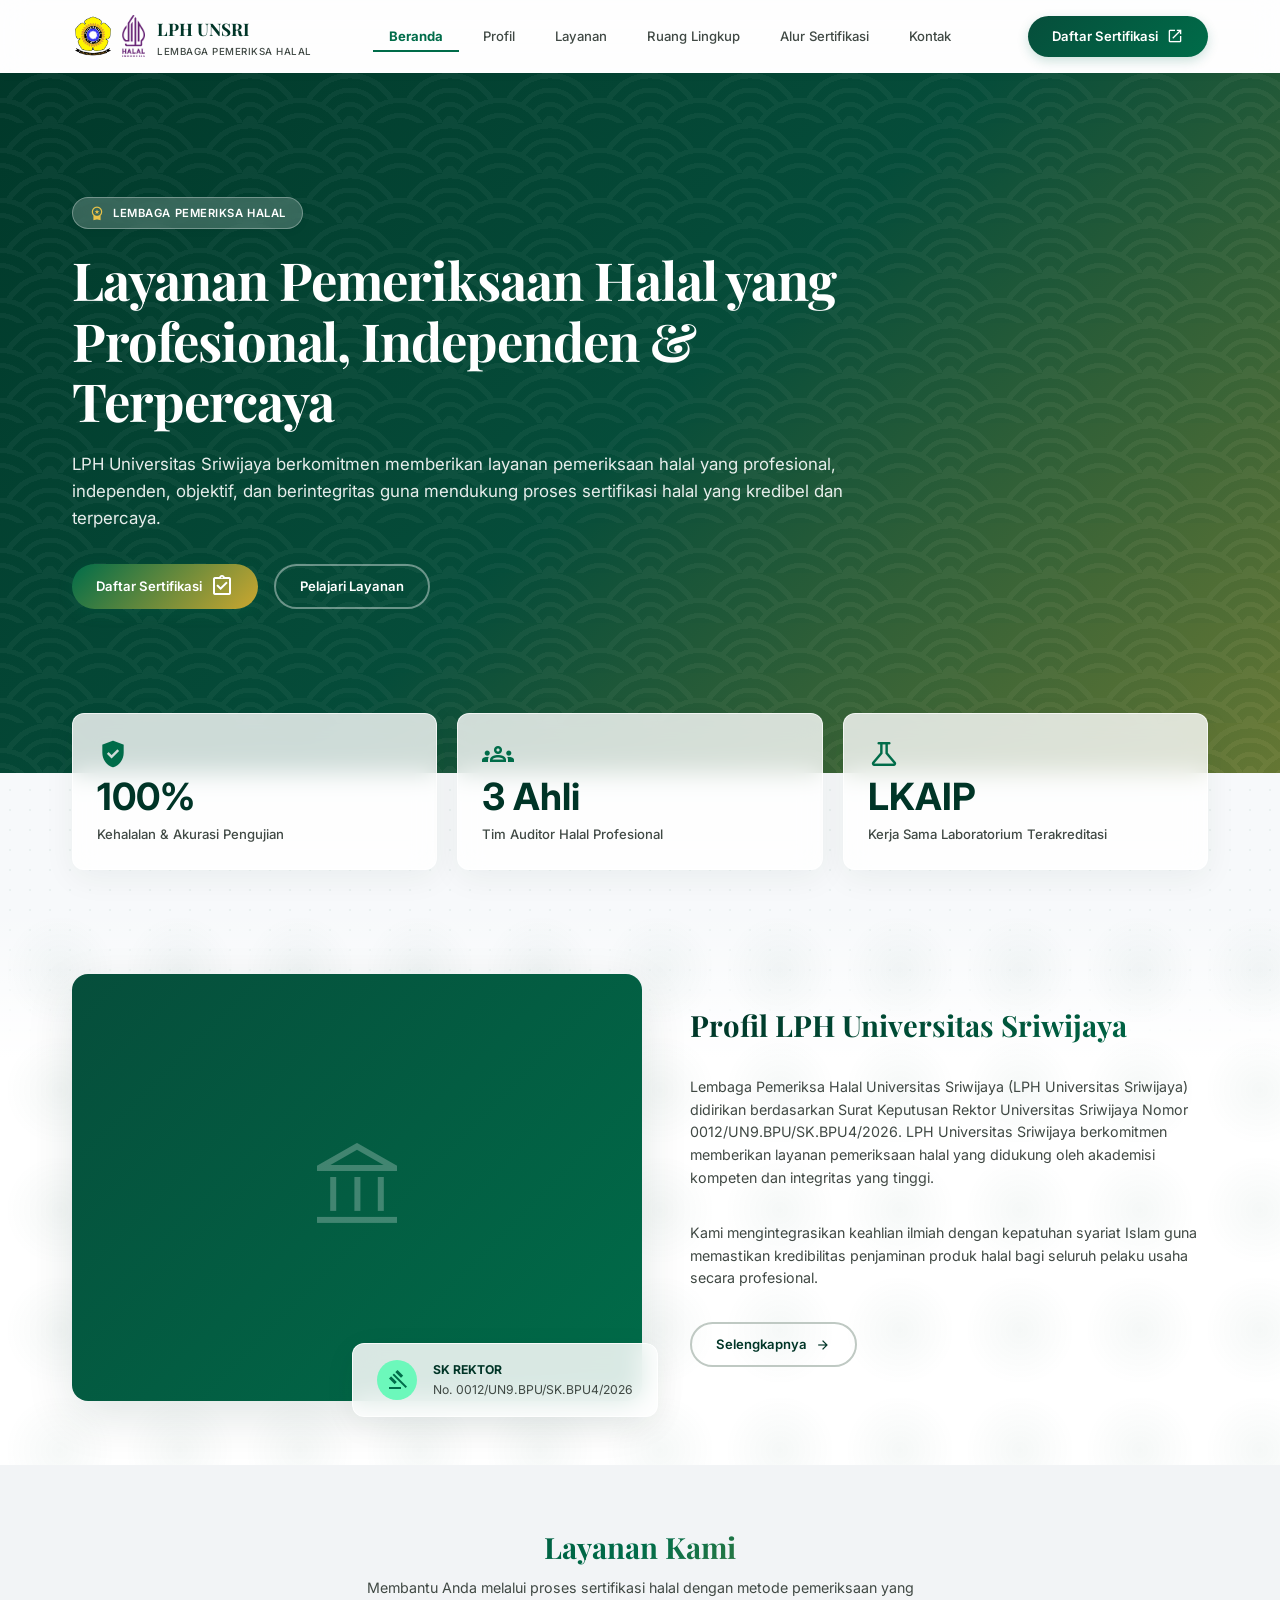
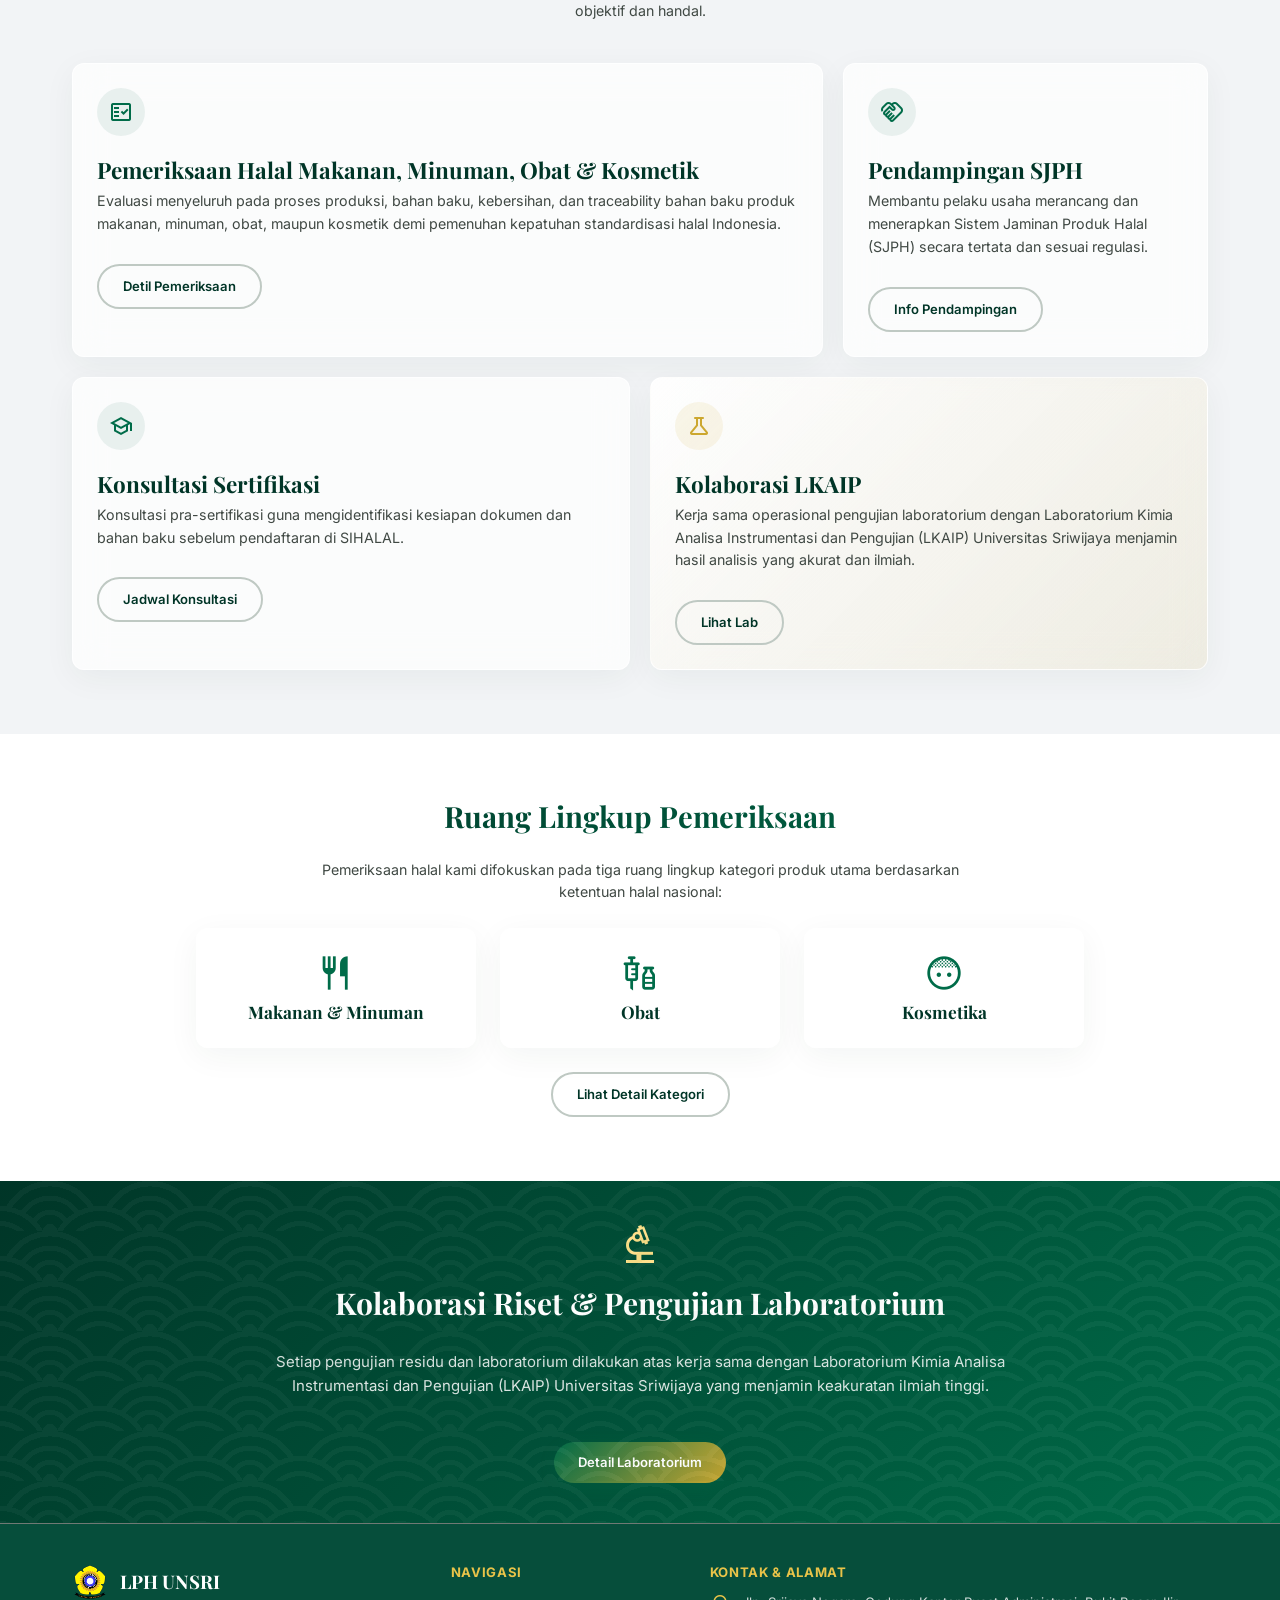
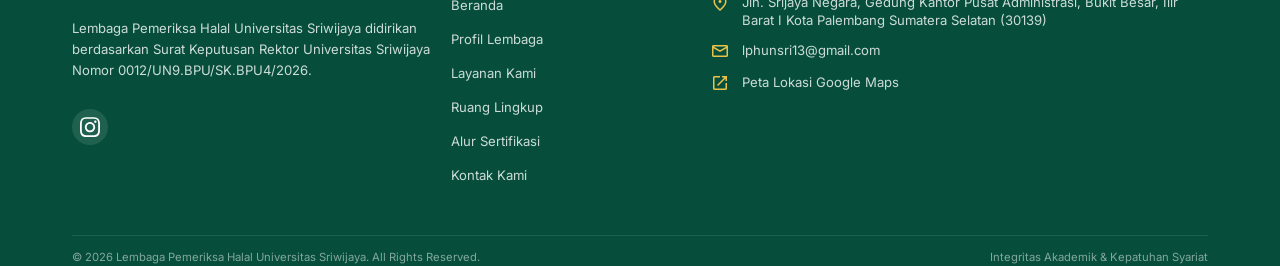
<file: index.html>
<!DOCTYPE html>
<html lang="id" class="scroll-smooth">
<head>
    <meta charset="UTF-8">
    <meta name="viewport" content="width=device-width, initial-scale=1.0">
    <title>Beranda | LPH Universitas Sriwijaya</title>
    <meta name="description" content="Website Resmi Lembaga Pemeriksa Halal (LPH) Universitas Sriwijaya. Menyediakan pemeriksaan halal yang profesional, independen, objektif, dan berintegritas.">
    
    <!--Favicon-->
    <link rel="icon" type="image/ico" href="assets/favicon.ico">
    
    <!-- Google Fonts -->
    <link rel="preconnect" href="https://fonts.googleapis.com">
    <link rel="preconnect" href="https://fonts.gstatic.com" crossorigin>
    <link href="https://fonts.googleapis.com/css2?family=Inter:wght@400;500;600;700&family=Playfair+Display:ital,wght@0,600;0,700;1,600&display=swap" rel="stylesheet">
    
    <!-- Material Symbols -->
    <link href="https://fonts.googleapis.com/css2?family=Material+Symbols+Outlined:opsz,wght,FILL,GRAD@20..48,100..700,0..1,-50..200" rel="stylesheet" />
    
    <link rel="stylesheet" href="css/variables.css?v=3">
    <link rel="stylesheet" href="css/base.css?v=3">
    <link rel="stylesheet" href="css/components.css?v=3">
    <link rel="stylesheet" href="css/pages.css?v=3">
</head>
<body class="bg-pattern">

    <!-- Top Navigation Bar -->
    <header class="header-nav" id="topNav">
        <div class="container nav-container">
            <a href="index.html" class="brand-wrapper" id="navBrand">
                <div class="logo-container">
                    <img src="assets/unsri.png" alt="Logo UNSRI" class="logo-img">
                    <img src="assets/Halal_Indonesia.png" alt="Logo Halal Indonesia" class="logo-img">
                </div>
                <div class="logo-text-wrapper">
                    <span class="logo-text">LPH UNSRI</span>
                    <span class="logo-subtext">Lembaga Pemeriksa Halal</span>
                </div>
            </a>
            
            <nav class="desktop-nav">
                <ul class="nav-menu">
                    <li><a href="index.html" class="nav-link">Beranda</a></li>
                    <li><a href="profil.html" class="nav-link">Profil</a></li>
                    <li><a href="layanan.html" class="nav-link">Layanan</a></li>
                    <li><a href="ruang-lingkup.html" class="nav-link">Ruang Lingkup</a></li>
                    <li><a href="alur-sertifikasi.html" class="nav-link">Alur Sertifikasi</a></li>
                    <li><a href="kontak.html" class="nav-link">Kontak</a></li>
                </ul>
            </nav>
            
            <a href="https://ptsp.halal.go.id" target="_blank" rel="noopener" class="btn btn-primary nav-cta" id="btnNavRegister">
                Daftar Sertifikasi
                <span class="material-symbols-outlined" style="font-size: 18px;">open_in_new</span>
            </a>
            
            <button class="menu-toggle-btn" aria-label="Toggle Navigation menu" id="hamburgerMenu">
                <span class="material-symbols-outlined" style="font-size: 28px;">menu</span>
            </button>
        </div>
    </header>

    <!-- Mobile Navigation Drawer -->
    <div class="mobile-drawer" id="mobileDrawer">
        <ul class="mobile-nav-list">
            <li><a href="index.html" class="mobile-nav-link">Beranda</a></li>
            <li><a href="profil.html" class="mobile-nav-link">Profil</a></li>
            <li><a href="layanan.html" class="mobile-nav-link">Layanan</a></li>
            <li><a href="ruang-lingkup.html" class="mobile-nav-link">Ruang Lingkup</a></li>
            <li><a href="alur-sertifikasi.html" class="mobile-nav-link">Alur Sertifikasi</a></li>
            <li><a href="kontak.html" class="mobile-nav-link">Kontak</a></li>
            <li style="margin-top: 16px;">
                <a href="https://ptsp.halal.go.id" target="_blank" rel="noopener" class="btn btn-primary" style="display: flex; width: 100%; justify-content: center;" id="mobileCtaBtn">
                    Daftar Sertifikasi
                </a>
            </li>
        </ul>
    </div>

    <main>
        <!-- Hero Section -->
        <section class="hero-home">
            <div class="hero-home-bg">
                <!-- Using campus environment styling context -->
                <div style="background-color: var(--color-primary-container); width: 100%; height: 100%; opacity: 0.85;"></div>
            </div>
            <div class="hero-home-overlay"></div>
            <div class="pattern-overlay"></div>
            <div class="container relative" style="z-index: 10;">
                <div class="hero-home-content scroll-reveal active">
                    <div class="hero-badge">
                        <span class="material-symbols-outlined" style="font-variation-settings: 'FILL' 1;">workspace_premium</span>
                        Lembaga Pemeriksa Halal
                    </div>
                    <h1 class="font-headline-xl">Layanan Pemeriksaan Halal yang Profesional, Independen &amp; Terpercaya</h1>
                    <p class="font-body-lg">
                        LPH Universitas Sriwijaya berkomitmen memberikan layanan pemeriksaan halal yang profesional, independen, objektif, dan berintegritas guna mendukung proses sertifikasi halal yang kredibel dan terpercaya.
                    </p>
                    <div class="hero-buttons">
                        <a href="https://ptsp.halal.go.id" target="_blank" rel="noopener" class="btn btn-gold" id="heroBtnRegister">
                            Daftar Sertifikasi
                            <span class="material-symbols-outlined">assignment_turned_in</span>
                        </a>
                        <a href="layanan.html" class="btn btn-white-outline">
                            Pelajari Layanan
                        </a>
                    </div>
                </div>
            </div>
        </section>

        <!-- Stats Section -->
        <section class="stats-section">
            <div class="container">
                <div class="stats-grid">
                    <div class="stat-card scroll-reveal active delay-100">
                        <span class="material-symbols-outlined stat-icon" style="font-variation-settings: 'FILL' 1;">verified_user</span>
                        <div class="stat-number">100%</div>
                        <div class="stat-label">Kehalalan &amp; Akurasi Pengujian</div>
                    </div>
                    <div class="stat-card scroll-reveal active delay-200">
                        <span class="material-symbols-outlined stat-icon">groups</span>
                        <div class="stat-number">3 Ahli</div>
                        <div class="stat-label">Tim Auditor Halal Profesional</div>
                    </div>
                    <div class="stat-card scroll-reveal active delay-300">
                        <span class="material-symbols-outlined stat-icon">science</span>
                        <div class="stat-number">LKAIP</div>
                        <div class="stat-label">Kerja Sama Laboratorium Terakreditasi</div>
                    </div>
                </div>
            </div>
        </section>

        <!-- About Preview Section -->
        <section class="section bg-islamic-pattern blend-top">
            <div class="container">
                <div class="about-preview-grid">
                    <div class="about-preview-img-wrapper scroll-reveal" style="overflow: visible !important;">
                        <div class="about-preview-img-inner">
                            <!-- Custom layout asset wrapper for laboratory collaboration details -->
                            <div style="background: linear-gradient(135deg, var(--color-primary-container) 0%, var(--color-secondary) 100%); width: 100%; aspect-ratio: 4/3; display: flex; align-items: center; justify-content: center;">
                                <span class="material-symbols-outlined" style="font-size: 96px; color: rgba(255, 255, 255, 0.25);">account_balance</span>
                            </div>
                        </div>
                        <div class="about-preview-badge-card">
                            <div class="about-preview-badge-icon">
                                <span class="material-symbols-outlined">gavel</span>
                            </div>
                            <div>
                                <div style="font-size: 0.8125rem; font-weight: 700; color: var(--color-primary);">SK REKTOR</div>
                                <div style="font-size: 0.8125rem; color: var(--color-on-surface-variant);">No. 0012/UN9.BPU/SK.BPU4/2026</div>
                            </div>
                        </div>
                    </div>
                    
                    <div class="scroll-reveal delay-200" style="display: flex; flex-direction: column; gap: 20px;">
                        <h2 class="text-gradient-emerald-mint">Profil LPH Universitas Sriwijaya</h2>
                        <p>
                            Lembaga Pemeriksa Halal Universitas Sriwijaya (LPH Universitas Sriwijaya) didirikan berdasarkan Surat Keputusan Rektor Universitas Sriwijaya Nomor 0012/UN9.BPU/SK.BPU4/2026. LPH Universitas Sriwijaya berkomitmen memberikan layanan pemeriksaan halal yang didukung oleh akademisi kompeten dan integritas yang tinggi.
                        </p>
                        <p>
                            Kami mengintegrasikan keahlian ilmiah dengan kepatuhan syariat Islam guna memastikan kredibilitas penjaminan produk halal bagi seluruh pelaku usaha secara profesional.
                        </p>
                        <div>
                            <a href="profil.html" class="btn btn-outline">
                                Selengkapnya
                                <span class="material-symbols-outlined" style="font-size: 16px;">arrow_forward</span>
                            </a>
                        </div>
                    </div>
                </div>
            </div>
        </section>

        <!-- Services Section Grid -->
        <section class="section" style="background-color: var(--color-surface-container-low);">
            <div class="container">
                <div class="text-center" style="margin-bottom: var(--space-xl);">
                    <h2 class="text-gradient-emerald-gold">Layanan Kami</h2>
                    <p style="max-width: 600px; margin-left: auto; margin-right: auto;">Membantu Anda melalui proses sertifikasi halal dengan metode pemeriksaan yang objektif dan handal.</p>
                </div>
                
                <div class="services-bento-grid">
                    <div class="sb-row-1-left glass-card scroll-reveal">
                        <div class="service-icon-box">
                            <span class="material-symbols-outlined">fact_check</span>
                        </div>
                        <h3>Pemeriksaan Halal Makanan, Minuman, Obat &amp; Kosmetik</h3>
                        <p>Evaluasi menyeluruh pada proses produksi, bahan baku, kebersihan, dan traceability bahan baku produk makanan, minuman, obat, maupun kosmetik demi pemenuhan kepatuhan standardisasi halal Indonesia.</p>
                        <a href="layanan.html" class="btn btn-outline" style="margin-top: 16px;">Detil Pemeriksaan</a>
                    </div>
                    
                    <div class="sb-row-1-right glass-card scroll-reveal delay-200">
                        <div class="service-icon-box">
                            <span class="material-symbols-outlined">handshake</span>
                        </div>
                        <h3>Pendampingan SJPH</h3>
                        <p>Membantu pelaku usaha merancang dan menerapkan Sistem Jaminan Produk Halal (SJPH) secara tertata dan sesuai regulasi.</p>
                        <a href="layanan.html" class="btn btn-outline" style="margin-top: 16px;">Info Pendampingan</a>
                    </div>
                    
                    <div class="sb-row-2-left glass-card scroll-reveal">
                        <div class="service-icon-box">
                            <span class="material-symbols-outlined">school</span>
                        </div>
                        <h3>Konsultasi Sertifikasi</h3>
                        <p>Konsultasi pra-sertifikasi guna mengidentifikasi kesiapan dokumen dan bahan baku sebelum pendaftaran di SIHALAL.</p>
                        <a href="layanan.html" class="btn btn-outline" style="margin-top: 16px;">Jadwal Konsultasi</a>
                    </div>
                    
                    <div class="sb-row-2-right glass-card scroll-reveal delay-200" style="background: linear-gradient(135deg, rgba(255,255,255,0.9) 0%, rgba(204,167,47,0.1) 100%);">
                        <div class="service-icon-box" style="background-color: rgba(204,167,47,0.1); color: var(--color-tertiary-container);">
                            <span class="material-symbols-outlined">science</span>
                        </div>
                        <h3>Kolaborasi LKAIP</h3>
                        <p>Kerja sama operasional pengujian laboratorium dengan Laboratorium Kimia Analisa Instrumentasi dan Pengujian (LKAIP) Universitas Sriwijaya menjamin hasil analisis yang akurat dan ilmiah.</p>
                        <a href="profil.html#kerja-sama" class="btn btn-outline" style="margin-top: 16px;">Lihat Lab</a>
                    </div>
                </div>
            </div>
        </section>

        <!-- Ruang Lingkup Banner -->
        <section class="section" style="background-color: var(--color-surface);">
            <div class="container text-center">
                <h2 class="text-gradient-emerald-mint" style="margin-bottom: var(--space-lg);">Ruang Lingkup Pemeriksaan</h2>
                <p style="max-width: 700px; margin-left: auto; margin-right: auto; margin-bottom: var(--space-lg);">
                    Pemeriksaan halal kami difokuskan pada tiga ruang lingkup kategori produk utama berdasarkan ketentuan halal nasional:
                </p>
                <div style="display: flex; flex-wrap: wrap; justify-content: center; gap: 24px; margin-bottom: var(--space-lg);">
                    <div class="glass-card" style="padding: 24px 32px; min-width: 200px; flex: 1; max-width: 280px;">
                        <span class="material-symbols-outlined" style="font-size: 40px; color: var(--color-secondary); margin-bottom: 8px;">restaurant</span>
                        <h4 style="color: var(--color-primary); font-size: 1.15rem; font-weight: 700;">Makanan &amp; Minuman</h4>
                    </div>
                    <div class="glass-card" style="padding: 24px 32px; min-width: 200px; flex: 1; max-width: 280px;">
                        <span class="material-symbols-outlined" style="font-size: 40px; color: var(--color-secondary); margin-bottom: 8px;">vaccines</span>
                        <h4 style="color: var(--color-primary); font-size: 1.15rem; font-weight: 700;">Obat</h4>
                    </div>
                    <div class="glass-card" style="padding: 24px 32px; min-width: 200px; flex: 1; max-width: 280px;">
                        <span class="material-symbols-outlined" style="font-size: 40px; color: var(--color-secondary); margin-bottom: 8px;">face_5</span>
                        <h4 style="color: var(--color-primary); font-size: 1.15rem; font-weight: 700;">Kosmetika</h4>
                    </div>
                </div>
                <a href="ruang-lingkup.html" class="btn btn-outline">Lihat Detail Kategori</a>
            </div>
        </section>

        <!-- Lab Collaboration Banner Section -->
        <section class="section collab-banner">
            <div class="pattern-overlay"></div>
            <div class="container">
                <div class="collab-banner-content scroll-reveal">
                    <span class="material-symbols-outlined" style="font-size: 48px; color: var(--color-tertiary-fixed);">biotech</span>
                    <h2>Kolaborasi Riset &amp; Pengujian Laboratorium</h2>
                    <p>
                        Setiap pengujian residu dan laboratorium dilakukan atas kerja sama dengan Laboratorium Kimia Analisa Instrumentasi dan Pengujian (LKAIP) Universitas Sriwijaya yang menjamin keakuratan ilmiah tinggi.
                    </p>
                    <a href="profil.html#kerja-sama" class="btn btn-gold" style="margin-top: 16px;">
                        Detail Laboratorium
                    </a>
                </div>
            </div>
        </section>
    </main>

    <!-- Footer -->
    <footer class="footer-main">
        <div class="container footer-container">
            <div class="footer-col">
                <div class="footer-brand">
                    <img src="assets/unsri.png" alt="UNSRI" style="height: 36px;">
                    <span class="footer-brand-title">LPH UNSRI</span>
                </div>
                <p class="footer-text">
                    Lembaga Pemeriksa Halal Universitas Sriwijaya didirikan berdasarkan Surat Keputusan Rektor Universitas Sriwijaya Nomor 0012/UN9.BPU/SK.BPU4/2026.
                </p>
                <div class="social-links">
                    <a href="https://instagram.com/lph.unsri" target="_blank" rel="noopener" class="social-icon-btn" aria-label="Instagram lph.unsri" id="footerInstaLink">
                        <svg width="20" height="20" fill="currentColor" viewBox="0 0 24 24"><path d="M12 2.163c3.204 0 3.584.012 4.85.07 3.252.148 4.771 1.691 4.919 4.919.058 1.265.069 1.645.069 4.849 0 3.205-.012 3.584-.069 4.849-.149 3.225-1.664 4.771-4.919 4.919-1.266.058-1.644.07-4.85.07-3.204 0-3.584-.012-4.849-.07-3.26-.149-4.771-1.699-4.919-4.92-.058-1.265-.07-1.644-.07-4.849 0-3.204.013-3.583.07-4.849.149-3.227 1.664-4.771 4.919-4.919 1.266-.057 1.645-.069 4.849-.069zm0-2c-3.259 0-3.667.014-4.947.072-4.358.2-6.78 2.618-6.98 6.98-.059 1.281-.073 1.689-.073 4.948 0 3.259.014 3.668.072 4.948.2 4.358 2.618 6.78 6.98 6.98 1.281.058 1.689.072 4.948.072 3.259 0 3.668-.014 4.948-.072 4.354-.2 6.782-2.618 6.979-6.98.059-1.28.073-1.689.073-4.948 0-3.259-.014-3.667-.072-4.947-.196-4.354-2.617-6.78-6.979-6.98-1.281-.059-1.69-.073-4.949-.073zm0 5.838c-3.403 0-6.162 2.759-6.162 6.162s2.759 6.163 6.162 6.163 6.162-2.759 6.162-6.163c0-3.403-2.759-6.162-6.162-6.162zm0 10.162c-2.209 0-4-1.79-4-4 0-2.209 1.791-4 4-4s4 1.791 4 4c0 2.21-1.791 4-4 4zm6.406-11.845c-.796 0-1.441.645-1.441 1.44s.645 1.44 1.441 1.44c.795 0 1.439-.645 1.439-1.44s-.644-1.44-1.439-1.44z"/></svg>
                    </a>
                </div>
            </div>
            
            <div class="footer-col">
                <h4>Navigasi</h4>
                <ul class="footer-links-list">
                    <li><a href="index.html" class="footer-link">Beranda</a></li>
                    <li><a href="profil.html" class="footer-link">Profil Lembaga</a></li>
                    <li><a href="layanan.html" class="footer-link">Layanan Kami</a></li>
                    <li><a href="ruang-lingkup.html" class="footer-link">Ruang Lingkup</a></li>
                    <li><a href="alur-sertifikasi.html" class="footer-link">Alur Sertifikasi</a></li>
                    <li><a href="kontak.html" class="footer-link">Kontak Kami</a></li>
                </ul>
            </div>
            
            <div class="footer-col" style="grid-column: span 2;">
                <h4>Kontak &amp; Alamat</h4>
                <div class="footer-contact-item">
                    <span class="material-symbols-outlined">location_on</span>
                    <span>Jln. Srijaya Negara, Gedung Kantor Pusat Administrasi, Bukit Besar, Ilir Barat I Kota Palembang Sumatera Selatan (30139)</span>
                </div>
                <div class="footer-contact-item">
                    <span class="material-symbols-outlined">mail</span>
                    <a href="mailto:lphunsri13@gmail.com" class="footer-link" style="padding-left: 0;" id="footerMailLink">lphunsri13@gmail.com</a>
                </div>
                <div class="footer-contact-item">
                    <span class="material-symbols-outlined">open_in_new</span>
                    <a href="https://maps.app.goo.gl/xWVZBxWLzJ16XYqZA" target="_blank" rel="noopener" class="footer-link" style="padding-left: 0;" id="footerMapLink">Peta Lokasi Google Maps</a>
                </div>
            </div>
        </div>
        
        <div class="container">
            <div class="footer-bottom">
                <span>&copy; 2026 Lembaga Pemeriksa Halal Universitas Sriwijaya. All Rights Reserved.</span>
                <span>Integritas Akademik &amp; Kepatuhan Syariat</span>
            </div>
        </div>
    </footer>

    <!-- Scripts -->
    <script src="js/main.js"></script>
</body>
</html>
</file>
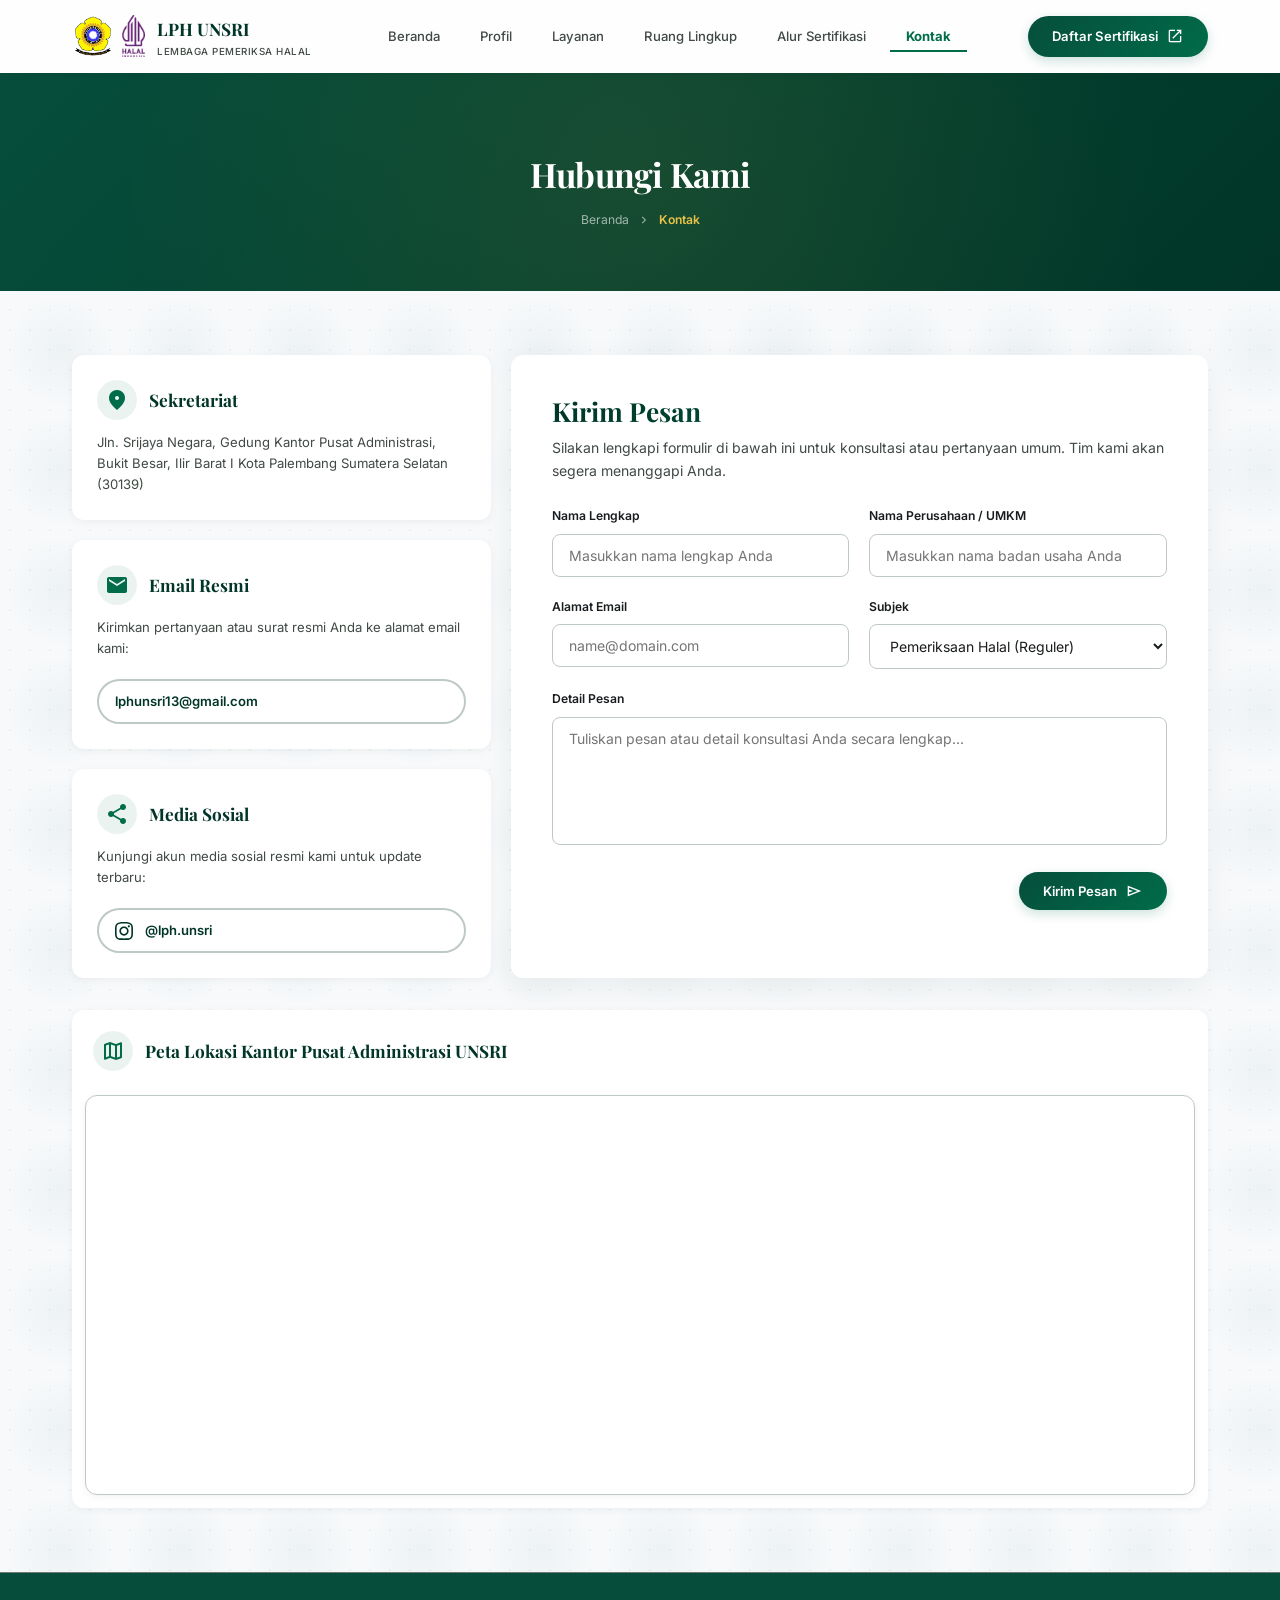
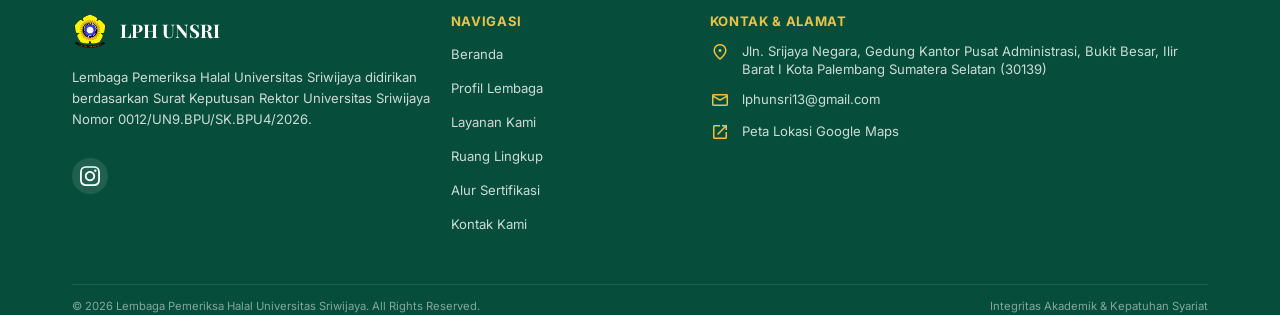
<file: kontak.html>
<!DOCTYPE html>
<html lang="id" class="scroll-smooth">
<head>
    <meta charset="UTF-8">
    <meta name="viewport" content="width=device-width, initial-scale=1.0">
    <title>Hubungi Kami | LPH Universitas Sriwijaya</title>
    <meta name="description" content="Hubungi Lembaga Pemeriksa Halal (LPH) Universitas Sriwijaya. Ajukan pertanyaan, konsultasikan sertifikasi halal, atau kunjungi kantor sekretariat kami di Palembang.">
    
    <!-- Google Fonts -->
    <link rel="preconnect" href="https://fonts.googleapis.com">
    <link rel="preconnect" href="https://fonts.gstatic.com" crossorigin>
    <link href="https://fonts.googleapis.com/css2?family=Inter:wght@400;500;600;700&family=Playfair+Display:ital,wght@0,600;0,700;1,600&display=swap" rel="stylesheet">
    
    <!-- Material Symbols -->
    <link href="https://fonts.googleapis.com/css2?family=Material+Symbols+Outlined:opsz,wght,FILL,GRAD@20..48,100..700,0..1,-50..200" rel="stylesheet" />
    
    <link rel="stylesheet" href="css/variables.css?v=3">
    <link rel="stylesheet" href="css/base.css?v=3">
    <link rel="stylesheet" href="css/components.css?v=3">
    <link rel="stylesheet" href="css/pages.css?v=3">
</head>
<body class="bg-pattern">

    <!-- Top Navigation Bar -->
    <header class="header-nav" id="topNav">
        <div class="container nav-container">
            <a href="index.html" class="brand-wrapper" id="navBrand">
                <div class="logo-container">
                    <img src="assets/unsri.png" alt="Logo UNSRI" class="logo-img">
                    <img src="assets/Halal_Indonesia.png" alt="Logo Halal Indonesia" class="logo-img">
                </div>
                <div class="logo-text-wrapper">
                    <span class="logo-text">LPH UNSRI</span>
                    <span class="logo-subtext">Lembaga Pemeriksa Halal</span>
                </div>
            </a>
            
            <nav class="desktop-nav">
                <ul class="nav-menu">
                    <li><a href="index.html" class="nav-link">Beranda</a></li>
                    <li><a href="profil.html" class="nav-link">Profil</a></li>
                    <li><a href="layanan.html" class="nav-link">Layanan</a></li>
                    <li><a href="ruang-lingkup.html" class="nav-link">Ruang Lingkup</a></li>
                    <li><a href="alur-sertifikasi.html" class="nav-link">Alur Sertifikasi</a></li>
                    <li><a href="kontak.html" class="nav-link">Kontak</a></li>
                </ul>
            </nav>
            
            <a href="https://ptsp.halal.go.id" target="_blank" rel="noopener" class="btn btn-primary nav-cta" id="btnNavRegister">
                Daftar Sertifikasi
                <span class="material-symbols-outlined" style="font-size: 18px;">open_in_new</span>
            </a>
            
            <button class="menu-toggle-btn" aria-label="Toggle Navigation menu" id="hamburgerMenu">
                <span class="material-symbols-outlined" style="font-size: 28px;">menu</span>
            </button>
        </div>
    </header>

    <!-- Mobile Navigation Drawer -->
    <div class="mobile-drawer" id="mobileDrawer">
        <ul class="mobile-nav-list">
            <li><a href="index.html" class="mobile-nav-link">Beranda</a></li>
            <li><a href="profil.html" class="mobile-nav-link">Profil</a></li>
            <li><a href="layanan.html" class="mobile-nav-link">Layanan</a></li>
            <li><a href="ruang-lingkup.html" class="mobile-nav-link">Ruang Lingkup</a></li>
            <li><a href="alur-sertifikasi.html" class="mobile-nav-link">Alur Sertifikasi</a></li>
            <li><a href="kontak.html" class="mobile-nav-link">Kontak</a></li>
            <li style="margin-top: 16px;">
                <a href="https://ptsp.halal.go.id" target="_blank" rel="noopener" class="btn btn-primary" style="display: flex; width: 100%; justify-content: center;" id="mobileCtaBtn">
                    Daftar Sertifikasi
                </a>
            </li>
        </ul>
    </div>

    <main>
        <!-- Page Hero Banner -->
        <section class="hero-subpage">
            <div class="hero-subpage-overlay"></div>
            <div class="container">
                <h1 class="scroll-reveal active">Hubungi Kami</h1>
                <ul class="breadcrumb scroll-reveal active delay-100">
                    <li><a href="index.html" class="breadcrumb-link">Beranda</a></li>
                    <li class="breadcrumb-separator">chevron_right</li>
                    <li class="breadcrumb-current">Kontak</li>
                </ul>
            </div>
        </section>

        <!-- Bento Grid Contact Section -->
        <section class="section bg-islamic-pattern">
            <div class="container">
                <div class="contact-layout">
                    <!-- Left Column (Contact details) -->
                    <div class="contact-card-list scroll-reveal">
                        
                        <!-- Address -->
                        <div class="contact-info-card">
                            <div class="contact-info-title-row">
                                <div class="contact-info-icon-box">
                                    <span class="material-symbols-outlined" style="font-variation-settings: 'FILL' 1;">location_on</span>
                                </div>
                                <h3 style="font-size: 1.15rem; color: var(--color-primary); margin-bottom: 0;">Sekretariat</h3>
                            </div>
                            <p style="font-size: 0.875rem; margin-bottom: 0;">
                                Jln. Srijaya Negara, Gedung Kantor Pusat Administrasi, Bukit Besar, Ilir Barat I Kota Palembang Sumatera Selatan (30139)
                            </p>
                        </div>

                        <!-- Email -->
                        <div class="contact-info-card">
                            <div class="contact-info-title-row">
                                <div class="contact-info-icon-box">
                                    <span class="material-symbols-outlined" style="font-variation-settings: 'FILL' 1;">mail</span>
                                </div>
                                <h3 style="font-size: 1.15rem; color: var(--color-primary); margin-bottom: 0;">Email Resmi</h3>
                            </div>
                            <p style="font-size: 0.875rem; margin-bottom: 8px;">Kirimkan pertanyaan atau surat resmi Anda ke alamat email kami:</p>
                            <a href="mailto:lphunsri13@gmail.com" class="btn btn-outline" style="justify-content: flex-start; padding: 10px 16px;" id="mailContactLink">
                                lphunsri13@gmail.com
                            </a>
                        </div>

                        <!-- Instagram -->
                        <div class="contact-info-card">
                            <div class="contact-info-title-row">
                                <div class="contact-info-icon-box">
                                    <span class="material-symbols-outlined" style="font-variation-settings: 'FILL' 1;">share</span>
                                </div>
                                <h3 style="font-size: 1.15rem; color: var(--color-primary); margin-bottom: 0;">Media Sosial</h3>
                            </div>
                            <p style="font-size: 0.875rem; margin-bottom: 8px;">Kunjungi akun media sosial resmi kami untuk update terbaru:</p>
                            <a href="https://instagram.com/lph.unsri" target="_blank" rel="noopener" class="btn btn-outline" style="justify-content: flex-start; padding: 10px 16px;" id="instaContactLink">
                                <svg width="18" height="18" fill="currentColor" viewBox="0 0 24 24" style="margin-right: 4px;"><path d="M12 2.163c3.204 0 3.584.012 4.85.07 3.252.148 4.771 1.691 4.919 4.919.058 1.265.069 1.645.069 4.849 0 3.205-.012 3.584-.069 4.849-.149 3.225-1.664 4.771-4.919 4.919-1.266.058-1.644.07-4.85.07-3.204 0-3.584-.012-4.849-.07-3.26-.149-4.771-1.699-4.919-4.92-.058-1.265-.07-1.644-.07-4.849 0-3.204.013-3.583.07-4.849.149-3.227 1.664-4.771 4.919-4.919 1.266-.057 1.645-.069 4.849-.069zm0-2c-3.259 0-3.667.014-4.947.072-4.358.2-6.78 2.618-6.98 6.98-.059 1.281-.073 1.689-.073 4.948 0 3.259.014 3.668.072 4.948.2 4.358 2.618 6.78 6.98 6.98 1.281.058 1.689.072 4.948.072 3.259 0 3.668-.014 4.948-.072 4.354-.2 6.782-2.618 6.979-6.98.059-1.28.073-1.689.073-4.948 0-3.259-.014-3.667-.072-4.947-.196-4.354-2.617-6.78-6.979-6.98-1.281-.059-1.69-.073-4.949-.073zm0 5.838c-3.403 0-6.162 2.759-6.162 6.162s2.759 6.163 6.162 6.163 6.162-2.759 6.162-6.163c0-3.403-2.759-6.162-6.162-6.162zm0 10.162c-2.209 0-4-1.79-4-4 0-2.209 1.791-4 4-4s4 1.791 4 4c0 2.21-1.791 4-4 4zm6.406-11.845c-.796 0-1.441.645-1.441 1.44s.645 1.44 1.441 1.44c.795 0 1.439-.645 1.439-1.44s-.644-1.44-1.439-1.44z"/></svg>
                                @lph.unsri
                            </a>
                        </div>

                    </div>

                    <!-- Right Column (Contact form) -->
                    <div class="contact-form-panel scroll-reveal delay-200">
                        <h2 class="text-gradient-emerald-mint" style="font-size: 1.75rem; margin-bottom: 8px;">Kirim Pesan</h2>
                        <p style="font-size: 0.9375rem; margin-bottom: 24px;">Silakan lengkapi formulir di bawah ini untuk konsultasi atau pertanyaan umum. Tim kami akan segera menanggapi Anda.</p>
                        
                        <form class="contact-form">
                            <div class="form-group-row">
                                <div>
                                    <label for="fullName" class="form-field-label">Nama Lengkap</label>
                                    <input type="text" id="fullName" class="form-input" placeholder="Masukkan nama lengkap Anda" required>
                                </div>
                                <div>
                                    <label for="companyName" class="form-field-label">Nama Perusahaan / UMKM</label>
                                    <input type="text" id="companyName" class="form-input" placeholder="Masukkan nama badan usaha Anda">
                                </div>
                            </div>
                            <div class="form-group-row">
                                <div>
                                    <label for="email" class="form-field-label">Alamat Email</label>
                                    <input type="email" id="email" class="form-input" placeholder="name@domain.com" required>
                                </div>
                                <div>
                                    <label for="subject" class="form-field-label">Subjek</label>
                                    <select id="subject" class="form-select">
                                        <option value="Sertifikasi Reguler">Pemeriksaan Halal (Reguler)</option>
                                        <option value="Pendampingan SJPH">Pendampingan SJPH</option>
                                        <option value="Konsultasi Sertifikasi">Konsultasi Sertifikasi</option>
                                        <option value="Lainnya">Pertanyaan Lainnya</option>
                                    </select>
                                </div>
                            </div>
                            <div>
                                <label for="message" class="form-field-label">Detail Pesan</label>
                                <textarea id="message" class="form-textarea" rows="6" placeholder="Tuliskan pesan atau detail konsultasi Anda secara lengkap..." required></textarea>
                            </div>
                            <div style="display: flex; justify-content: flex-end;">
                                <button type="submit" class="btn btn-primary" id="btnSubmitMessage">
                                    Kirim Pesan
                                    <span class="material-symbols-outlined" style="font-size: 18px;">send</span>
                                </button>
                            </div>
                        </form>
                    </div>
                </div>

                <!-- Google Maps Embed Section -->
                <div class="map-section scroll-reveal">
                    <div class="contact-info-card" style="padding: var(--space-md);">
                        <div class="contact-info-title-row" style="margin-bottom: var(--space-md); margin-top: 8px; margin-left: 8px;">
                            <div class="contact-info-icon-box">
                                <span class="material-symbols-outlined">map</span>
                            </div>
                            <h3 style="font-size: 1.15rem; color: var(--color-primary); margin-bottom: 0;">Peta Lokasi Kantor Pusat Administrasi UNSRI</h3>
                        </div>
                        <div class="map-container">
                            <!-- Embed standard OpenStreetMap or Google Maps frame referencing target URL -->
                            <iframe 
                                src="https://www.google.com/maps/embed?pb=!1m18!1m12!1m3!1d3984.4447470659695!2d104.7262174!3d-2.9961633!2m3!1f0!2f0!3f0!3m2!1i1024!2i768!4f13.1!3m3!1m2!1s0x2e3b75f3a0c58611%3A0xe54e38e1a1413a9d!2sJl.%20Srijaya%20Negara%2C%20Bukit%20Besar%2C%20Kec.%20Ilir%20Bar.%20I%2C%20Kota%20Palembang%2C%20Sumatera%20Selatan!5e0!3m2!1sid!2sid!4v1700000000000!5m2!1sid!2sid" 
                                class="map-iframe" 
                                allowfullscreen="" 
                                loading="lazy" 
                                referrerpolicy="no-referrer-when-downgrade"
                                aria-label="Peta Lokasi LPH Universitas Sriwijaya">
                            </iframe>
                        </div>
                    </div>
                </div>
            </div>
        </section>
    </main>

    <!-- Footer -->
    <footer class="footer-main">
        <div class="container footer-container">
            <div class="footer-col">
                <div class="footer-brand">
                    <img src="assets/unsri.png" alt="UNSRI" style="height: 36px;">
                    <span class="footer-brand-title">LPH UNSRI</span>
                </div>
                <p class="footer-text">
                    Lembaga Pemeriksa Halal Universitas Sriwijaya didirikan berdasarkan Surat Keputusan Rektor Universitas Sriwijaya Nomor 0012/UN9.BPU/SK.BPU4/2026.
                </p>
                <div class="social-links">
                    <a href="https://instagram.com/lph.unsri" target="_blank" rel="noopener" class="social-icon-btn" aria-label="Instagram lph.unsri" id="footerInstaLink">
                        <svg width="20" height="20" fill="currentColor" viewBox="0 0 24 24"><path d="M12 2.163c3.204 0 3.584.012 4.85.07 3.252.148 4.771 1.691 4.919 4.919.058 1.265.069 1.645.069 4.849 0 3.205-.012 3.584-.069 4.849-.149 3.225-1.664 4.771-4.919 4.919-1.266.058-1.644.07-4.85.07-3.204 0-3.584-.012-4.849-.07-3.26-.149-4.771-1.699-4.919-4.92-.058-1.265-.07-1.644-.07-4.849 0-3.204.013-3.583.07-4.849.149-3.227 1.664-4.771 4.919-4.919 1.266-.057 1.645-.069 4.849-.069zm0-2c-3.259 0-3.667.014-4.947.072-4.358.2-6.78 2.618-6.98 6.98-.059 1.281-.073 1.689-.073 4.948 0 3.259.014 3.668.072 4.948.2 4.358 2.618 6.78 6.98 6.98 1.281.058 1.689.072 4.948.072 3.259 0 3.668-.014 4.948-.072 4.354-.2 6.782-2.618 6.979-6.98.059-1.28.073-1.689.073-4.948 0-3.259-.014-3.667-.072-4.947-.196-4.354-2.617-6.78-6.979-6.98-1.281-.059-1.69-.073-4.949-.073zm0 5.838c-3.403 0-6.162 2.759-6.162 6.162s2.759 6.163 6.162 6.163 6.162-2.759 6.162-6.163c0-3.403-2.759-6.162-6.162-6.162zm0 10.162c-2.209 0-4-1.79-4-4 0-2.209 1.791-4 4-4s4 1.791 4 4c0 2.21-1.791 4-4 4zm6.406-11.845c-.796 0-1.441.645-1.441 1.44s.645 1.44 1.441 1.44c.795 0 1.439-.645 1.439-1.44s-.644-1.44-1.439-1.44z"/></svg>
                    </a>
                </div>
            </div>
            
            <div class="footer-col">
                <h4>Navigasi</h4>
                <ul class="footer-links-list">
                    <li><a href="index.html" class="footer-link">Beranda</a></li>
                    <li><a href="profil.html" class="footer-link">Profil Lembaga</a></li>
                    <li><a href="layanan.html" class="footer-link">Layanan Kami</a></li>
                    <li><a href="ruang-lingkup.html" class="footer-link">Ruang Lingkup</a></li>
                    <li><a href="alur-sertifikasi.html" class="footer-link">Alur Sertifikasi</a></li>
                    <li><a href="kontak.html" class="footer-link">Kontak Kami</a></li>
                </ul>
            </div>
            
            <div class="footer-col" style="grid-column: span 2;">
                <h4>Kontak &amp; Alamat</h4>
                <div class="footer-contact-item">
                    <span class="material-symbols-outlined">location_on</span>
                    <span>Jln. Srijaya Negara, Gedung Kantor Pusat Administrasi, Bukit Besar, Ilir Barat I Kota Palembang Sumatera Selatan (30139)</span>
                </div>
                <div class="footer-contact-item">
                    <span class="material-symbols-outlined">mail</span>
                    <a href="mailto:lphunsri13@gmail.com" class="footer-link" style="padding-left: 0;" id="footerMailLink">lphunsri13@gmail.com</a>
                </div>
                <div class="footer-contact-item">
                    <span class="material-symbols-outlined">open_in_new</span>
                    <a href="https://maps.app.goo.gl/xWVZBxWLzJ16XYqZA" target="_blank" rel="noopener" class="footer-link" style="padding-left: 0;" id="footerMapLink">Peta Lokasi Google Maps</a>
                </div>
            </div>
        </div>
        
        <div class="container">
            <div class="footer-bottom">
                <span>&copy; 2026 Lembaga Pemeriksa Halal Universitas Sriwijaya. All Rights Reserved.</span>
                <span>Integritas Akademik &amp; Kepatuhan Syariat</span>
            </div>
        </div>
    </footer>

    <!-- Scripts -->
    <script src="js/main.js"></script>
</body>
</html>
</file>
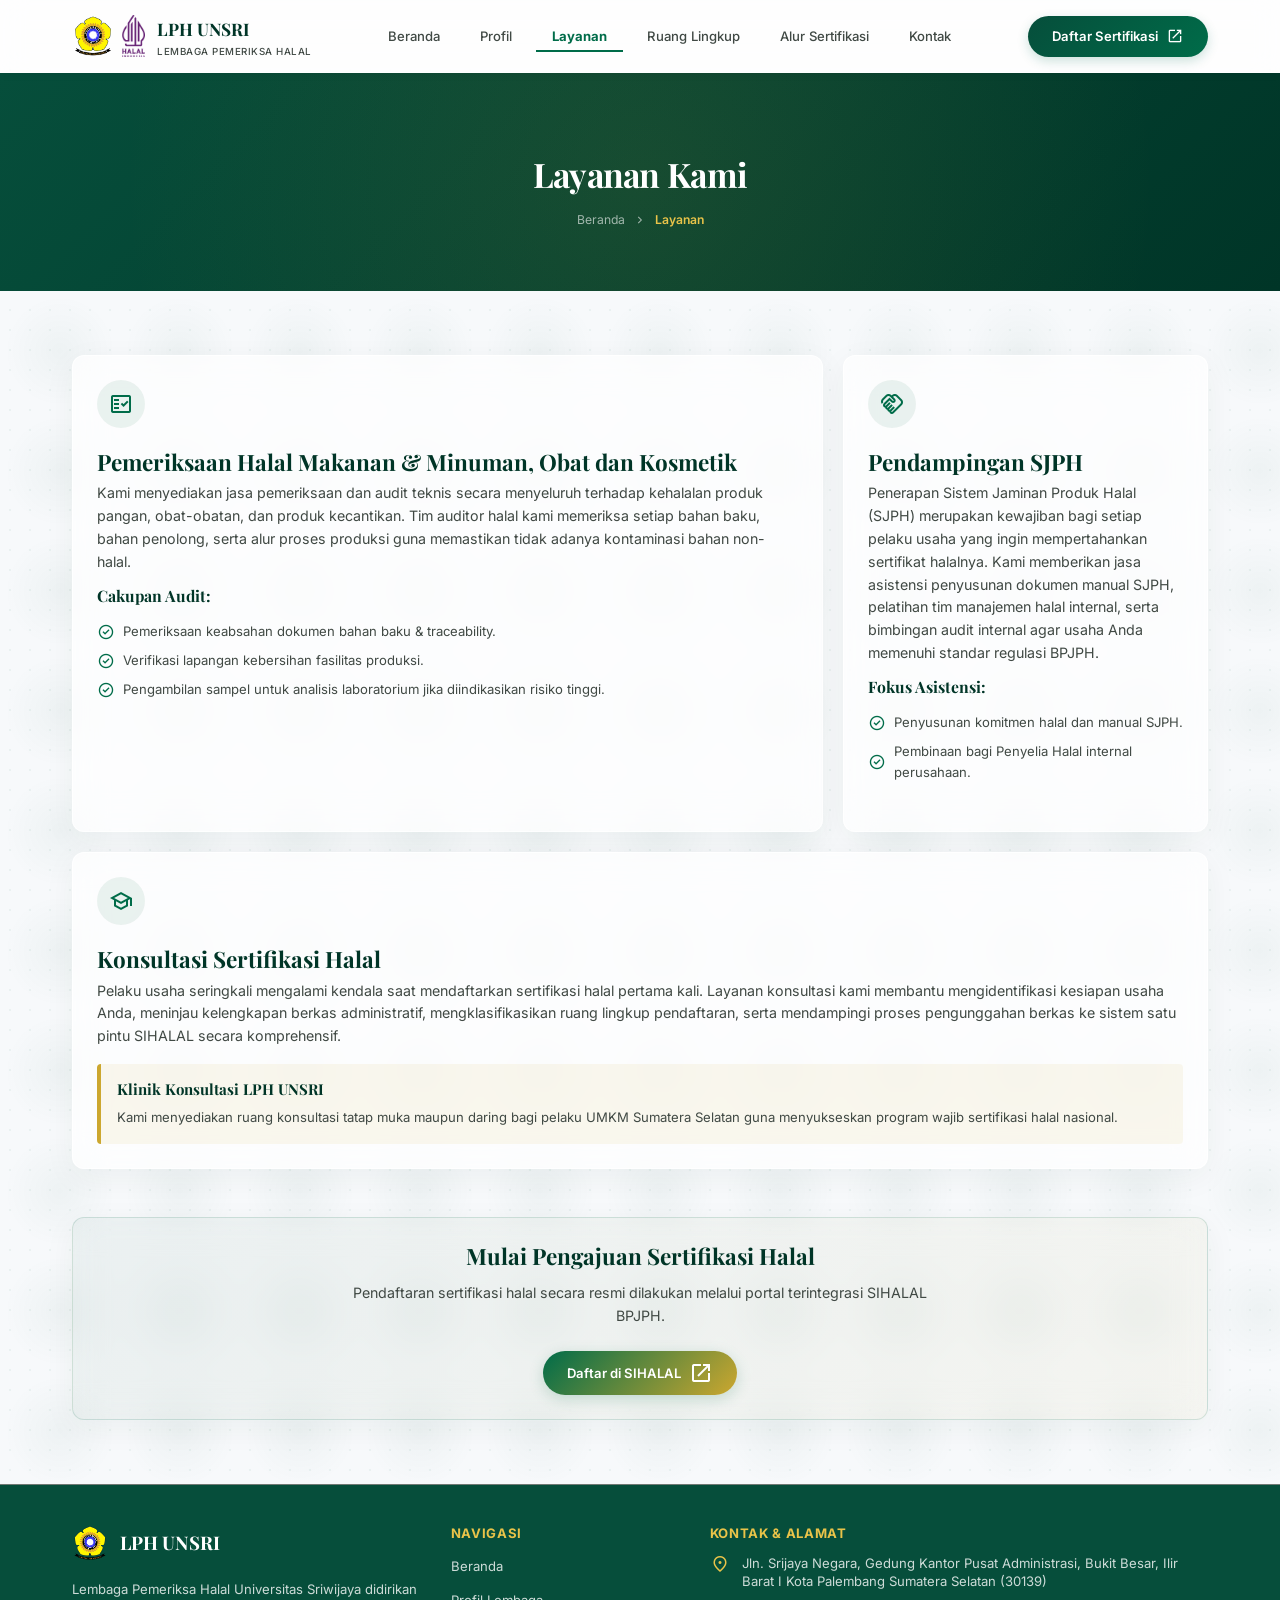
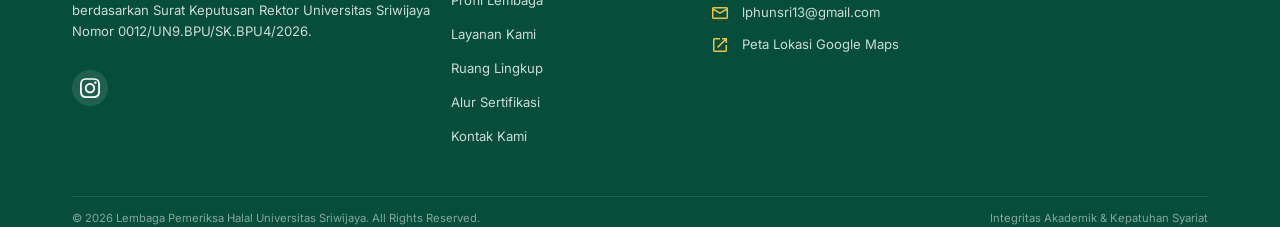
<file: layanan.html>
<!DOCTYPE html>
<html lang="id" class="scroll-smooth">
<head>
    <meta charset="UTF-8">
    <meta name="viewport" content="width=device-width, initial-scale=1.0">
    <title>Layanan Kami | LPH Universitas Sriwijaya</title>
    <meta name="description" content="Layanan pemeriksaan halal makanan, minuman, obat, kosmetik, pendampingan SJPH, serta konsultasi sertifikasi halal oleh LPH Universitas Sriwijaya.">
    
    <!-- Google Fonts -->
    <link rel="preconnect" href="https://fonts.googleapis.com">
    <link rel="preconnect" href="https://fonts.gstatic.com" crossorigin>
    <link href="https://fonts.googleapis.com/css2?family=Inter:wght@400;500;600;700&family=Playfair+Display:ital,wght@0,600;0,700;1,600&display=swap" rel="stylesheet">
    
    <!-- Material Symbols -->
    <link href="https://fonts.googleapis.com/css2?family=Material+Symbols+Outlined:opsz,wght,FILL,GRAD@20..48,100..700,0..1,-50..200" rel="stylesheet" />
    
    <link rel="stylesheet" href="css/variables.css?v=3">
    <link rel="stylesheet" href="css/base.css?v=3">
    <link rel="stylesheet" href="css/components.css?v=3">
    <link rel="stylesheet" href="css/pages.css?v=3">
</head>
<body class="bg-pattern">

    <!-- Top Navigation Bar -->
    <header class="header-nav" id="topNav">
        <div class="container nav-container">
            <a href="index.html" class="brand-wrapper" id="navBrand">
                <div class="logo-container">
                    <img src="assets/unsri.png" alt="Logo UNSRI" class="logo-img">
                    <img src="assets/Halal_Indonesia.png" alt="Logo Halal Indonesia" class="logo-img">
                </div>
                <div class="logo-text-wrapper">
                    <span class="logo-text">LPH UNSRI</span>
                    <span class="logo-subtext">Lembaga Pemeriksa Halal</span>
                </div>
            </a>
            
            <nav class="desktop-nav">
                <ul class="nav-menu">
                    <li><a href="index.html" class="nav-link">Beranda</a></li>
                    <li><a href="profil.html" class="nav-link">Profil</a></li>
                    <li><a href="layanan.html" class="nav-link">Layanan</a></li>
                    <li><a href="ruang-lingkup.html" class="nav-link">Ruang Lingkup</a></li>
                    <li><a href="alur-sertifikasi.html" class="nav-link">Alur Sertifikasi</a></li>
                    <li><a href="kontak.html" class="nav-link">Kontak</a></li>
                </ul>
            </nav>
            
            <a href="https://ptsp.halal.go.id" target="_blank" rel="noopener" class="btn btn-primary nav-cta" id="btnNavRegister">
                Daftar Sertifikasi
                <span class="material-symbols-outlined" style="font-size: 18px;">open_in_new</span>
            </a>
            
            <button class="menu-toggle-btn" aria-label="Toggle Navigation menu" id="hamburgerMenu">
                <span class="material-symbols-outlined" style="font-size: 28px;">menu</span>
            </button>
        </div>
    </header>

    <!-- Mobile Navigation Drawer -->
    <div class="mobile-drawer" id="mobileDrawer">
        <ul class="mobile-nav-list">
            <li><a href="index.html" class="mobile-nav-link">Beranda</a></li>
            <li><a href="profil.html" class="mobile-nav-link">Profil</a></li>
            <li><a href="layanan.html" class="mobile-nav-link">Layanan</a></li>
            <li><a href="ruang-lingkup.html" class="mobile-nav-link">Ruang Lingkup</a></li>
            <li><a href="alur-sertifikasi.html" class="mobile-nav-link">Alur Sertifikasi</a></li>
            <li><a href="kontak.html" class="mobile-nav-link">Kontak</a></li>
            <li style="margin-top: 16px;">
                <a href="https://ptsp.halal.go.id" target="_blank" rel="noopener" class="btn btn-primary" style="display: flex; width: 100%; justify-content: center;" id="mobileCtaBtn">
                    Daftar Sertifikasi
                </a>
            </li>
        </ul>
    </div>

    <main>
        <!-- Page Hero Banner -->
        <section class="hero-subpage">
            <div class="hero-subpage-overlay"></div>
            <div class="container">
                <h1 class="scroll-reveal active">Layanan Kami</h1>
                <ul class="breadcrumb scroll-reveal active delay-100">
                    <li><a href="index.html" class="breadcrumb-link">Beranda</a></li>
                    <li class="breadcrumb-separator">chevron_right</li>
                    <li class="breadcrumb-current">Layanan</li>
                </ul>
            </div>
        </section>

        <!-- Services Details Grid -->
        <section class="section bg-islamic-pattern">
            <div class="container">
                <div class="services-bento-grid">
                    
                    <!-- Service 1 -->
                    <div class="sb-row-1-left glass-card scroll-reveal">
                        <div class="service-icon-box">
                            <span class="material-symbols-outlined">fact_check</span>
                        </div>
                        <h3>Pemeriksaan Halal Makanan &amp; Minuman, Obat dan Kosmetik</h3>
                        <p style="margin-bottom: var(--space-md);">
                            Kami menyediakan jasa pemeriksaan dan audit teknis secara menyeluruh terhadap kehalalan produk pangan, obat-obatan, dan produk kecantikan. Tim auditor halal kami memeriksa setiap bahan baku, bahan penolong, serta alur proses produksi guna memastikan tidak adanya kontaminasi bahan non-halal.
                        </p>
                        <h4 style="font-size: 1.05rem; margin-bottom: 12px; color: var(--color-primary);">Cakupan Audit:</h4>
                        <ul class="service-card-check-list">
                            <li class="service-card-check-item">
                                <span class="material-symbols-outlined">check_circle</span>
                                <span>Pemeriksaan keabsahan dokumen bahan baku &amp; traceability.</span>
                            </li>
                            <li class="service-card-check-item">
                                <span class="material-symbols-outlined">check_circle</span>
                                <span>Verifikasi lapangan kebersihan fasilitas produksi.</span>
                            </li>
                            <li class="service-card-check-item">
                                <span class="material-symbols-outlined">check_circle</span>
                                <span>Pengambilan sampel untuk analisis laboratorium jika diindikasikan risiko tinggi.</span>
                            </li>
                        </ul>
                    </div>

                    <!-- Service 2 -->
                    <div class="sb-row-1-right glass-card scroll-reveal delay-200">
                        <div class="service-icon-box">
                            <span class="material-symbols-outlined">handshake</span>
                        </div>
                        <h3>Pendampingan SJPH</h3>
                        <p style="margin-bottom: var(--space-md);">
                            Penerapan Sistem Jaminan Produk Halal (SJPH) merupakan kewajiban bagi setiap pelaku usaha yang ingin mempertahankan sertifikat halalnya. Kami memberikan jasa asistensi penyusunan dokumen manual SJPH, pelatihan tim manajemen halal internal, serta bimbingan audit internal agar usaha Anda memenuhi standar regulasi BPJPH.
                        </p>
                        <h4 style="font-size: 1.05rem; margin-bottom: 12px; color: var(--color-primary);">Fokus Asistensi:</h4>
                        <ul class="service-card-check-list">
                            <li class="service-card-check-item">
                                <span class="material-symbols-outlined">check_circle</span>
                                <span>Penyusunan komitmen halal dan manual SJPH.</span>
                            </li>
                            <li class="service-card-check-item">
                                <span class="material-symbols-outlined">check_circle</span>
                                <span>Pembinaan bagi Penyelia Halal internal perusahaan.</span>
                            </li>
                        </ul>
                    </div>

                    <!-- Service 3 -->
                    <div class="sb-row-2-left glass-card scroll-reveal" style="grid-column: span 12;">
                        <div class="service-icon-box">
                            <span class="material-symbols-outlined">school</span>
                        </div>
                        <h3>Konsultasi Sertifikasi Halal</h3>
                        <p style="margin-bottom: var(--space-md);">
                            Pelaku usaha seringkali mengalami kendala saat mendaftarkan sertifikasi halal pertama kali. Layanan konsultasi kami membantu mengidentifikasi kesiapan usaha Anda, meninjau kelengkapan berkas administratif, mengklasifikasikan ruang lingkup pendaftaran, serta mendampingi proses pengunggahan berkas ke sistem satu pintu SIHALAL secara komprehensif.
                        </p>
                        <div style="display: grid; grid-template-columns: 1fr; gap: 20px; margin-top: 16px;">
                            <div style="padding: 16px; background-color: rgba(204,167,47,0.08); border-left: 4px solid var(--color-tertiary-container); border-radius: 4px;">
                                <h4 style="font-size: 1rem; color: var(--color-primary); margin-bottom: 8px;">Klinik Konsultasi LPH UNSRI</h4>
                                <p style="font-size: 0.875rem; margin-bottom: 0;">Kami menyediakan ruang konsultasi tatap muka maupun daring bagi pelaku UMKM Sumatera Selatan guna menyukseskan program wajib sertifikasi halal nasional.</p>
                            </div>
                        </div>
                    </div>

                </div>

                <!-- Call to Action Banner -->
                <div class="glass-card text-center scroll-reveal" style="margin-top: 48px; background: linear-gradient(135deg, rgba(6,78,59,0.05) 0%, rgba(204,167,47,0.05) 100%); border-color: rgba(0, 108, 73, 0.15);">
                    <h3 style="color: var(--color-primary); margin-bottom: 12px;">Mulai Pengajuan Sertifikasi Halal</h3>
                    <p style="max-width: 600px; margin-left: auto; margin-right: auto; margin-bottom: 24px;">Pendaftaran sertifikasi halal secara resmi dilakukan melalui portal terintegrasi SIHALAL BPJPH.</p>
                    <a href="https://ptsp.halal.go.id" target="_blank" rel="noopener" class="btn btn-gold" id="layananCtaBtn">
                        Daftar di SIHALAL
                        <span class="material-symbols-outlined">open_in_new</span>
                    </a>
                </div>
            </div>
        </section>
    </main>

    <!-- Footer -->
    <footer class="footer-main">
        <div class="container footer-container">
            <div class="footer-col">
                <div class="footer-brand">
                    <img src="assets/unsri.png" alt="UNSRI" style="height: 36px;">
                    <span class="footer-brand-title">LPH UNSRI</span>
                </div>
                <p class="footer-text">
                    Lembaga Pemeriksa Halal Universitas Sriwijaya didirikan berdasarkan Surat Keputusan Rektor Universitas Sriwijaya Nomor 0012/UN9.BPU/SK.BPU4/2026.
                </p>
                <div class="social-links">
                    <a href="https://instagram.com/lph.unsri" target="_blank" rel="noopener" class="social-icon-btn" aria-label="Instagram lph.unsri" id="footerInstaLink">
                        <svg width="20" height="20" fill="currentColor" viewBox="0 0 24 24"><path d="M12 2.163c3.204 0 3.584.012 4.85.07 3.252.148 4.771 1.691 4.919 4.919.058 1.265.069 1.645.069 4.849 0 3.205-.012 3.584-.069 4.849-.149 3.225-1.664 4.771-4.919 4.919-1.266.058-1.644.07-4.85.07-3.204 0-3.584-.012-4.849-.07-3.26-.149-4.771-1.699-4.919-4.92-.058-1.265-.07-1.644-.07-4.849 0-3.204.013-3.583.07-4.849.149-3.227 1.664-4.771 4.919-4.919 1.266-.057 1.645-.069 4.849-.069zm0-2c-3.259 0-3.667.014-4.947.072-4.358.2-6.78 2.618-6.98 6.98-.059 1.281-.073 1.689-.073 4.948 0 3.259.014 3.668.072 4.948.2 4.358 2.618 6.78 6.98 6.98 1.281.058 1.689.072 4.948.072 3.259 0 3.668-.014 4.948-.072 4.354-.2 6.782-2.618 6.979-6.98.059-1.28.073-1.689.073-4.948 0-3.259-.014-3.667-.072-4.947-.196-4.354-2.617-6.78-6.979-6.98-1.281-.059-1.69-.073-4.949-.073zm0 5.838c-3.403 0-6.162 2.759-6.162 6.162s2.759 6.163 6.162 6.163 6.162-2.759 6.162-6.163c0-3.403-2.759-6.162-6.162-6.162zm0 10.162c-2.209 0-4-1.79-4-4 0-2.209 1.791-4 4-4s4 1.791 4 4c0 2.21-1.791 4-4 4zm6.406-11.845c-.796 0-1.441.645-1.441 1.44s.645 1.44 1.441 1.44c.795 0 1.439-.645 1.439-1.44s-.644-1.44-1.439-1.44z"/></svg>
                    </a>
                </div>
            </div>
            
            <div class="footer-col">
                <h4>Navigasi</h4>
                <ul class="footer-links-list">
                    <li><a href="index.html" class="footer-link">Beranda</a></li>
                    <li><a href="profil.html" class="footer-link">Profil Lembaga</a></li>
                    <li><a href="layanan.html" class="footer-link">Layanan Kami</a></li>
                    <li><a href="ruang-lingkup.html" class="footer-link">Ruang Lingkup</a></li>
                    <li><a href="alur-sertifikasi.html" class="footer-link">Alur Sertifikasi</a></li>
                    <li><a href="kontak.html" class="footer-link">Kontak Kami</a></li>
                </ul>
            </div>
            
            <div class="footer-col" style="grid-column: span 2;">
                <h4>Kontak &amp; Alamat</h4>
                <div class="footer-contact-item">
                    <span class="material-symbols-outlined">location_on</span>
                    <span>Jln. Srijaya Negara, Gedung Kantor Pusat Administrasi, Bukit Besar, Ilir Barat I Kota Palembang Sumatera Selatan (30139)</span>
                </div>
                <div class="footer-contact-item">
                    <span class="material-symbols-outlined">mail</span>
                    <a href="mailto:lphunsri13@gmail.com" class="footer-link" style="padding-left: 0;" id="footerMailLink">lphunsri13@gmail.com</a>
                </div>
                <div class="footer-contact-item">
                    <span class="material-symbols-outlined">open_in_new</span>
                    <a href="https://maps.app.goo.gl/xWVZBxWLzJ16XYqZA" target="_blank" rel="noopener" class="footer-link" style="padding-left: 0;" id="footerMapLink">Peta Lokasi Google Maps</a>
                </div>
            </div>
        </div>
        
        <div class="container">
            <div class="footer-bottom">
                <span>&copy; 2026 Lembaga Pemeriksa Halal Universitas Sriwijaya. All Rights Reserved.</span>
                <span>Integritas Akademik &amp; Kepatuhan Syariat</span>
            </div>
        </div>
    </footer>

    <!-- Scripts -->
    <script src="js/main.js"></script>
</body>
</html>
</file>
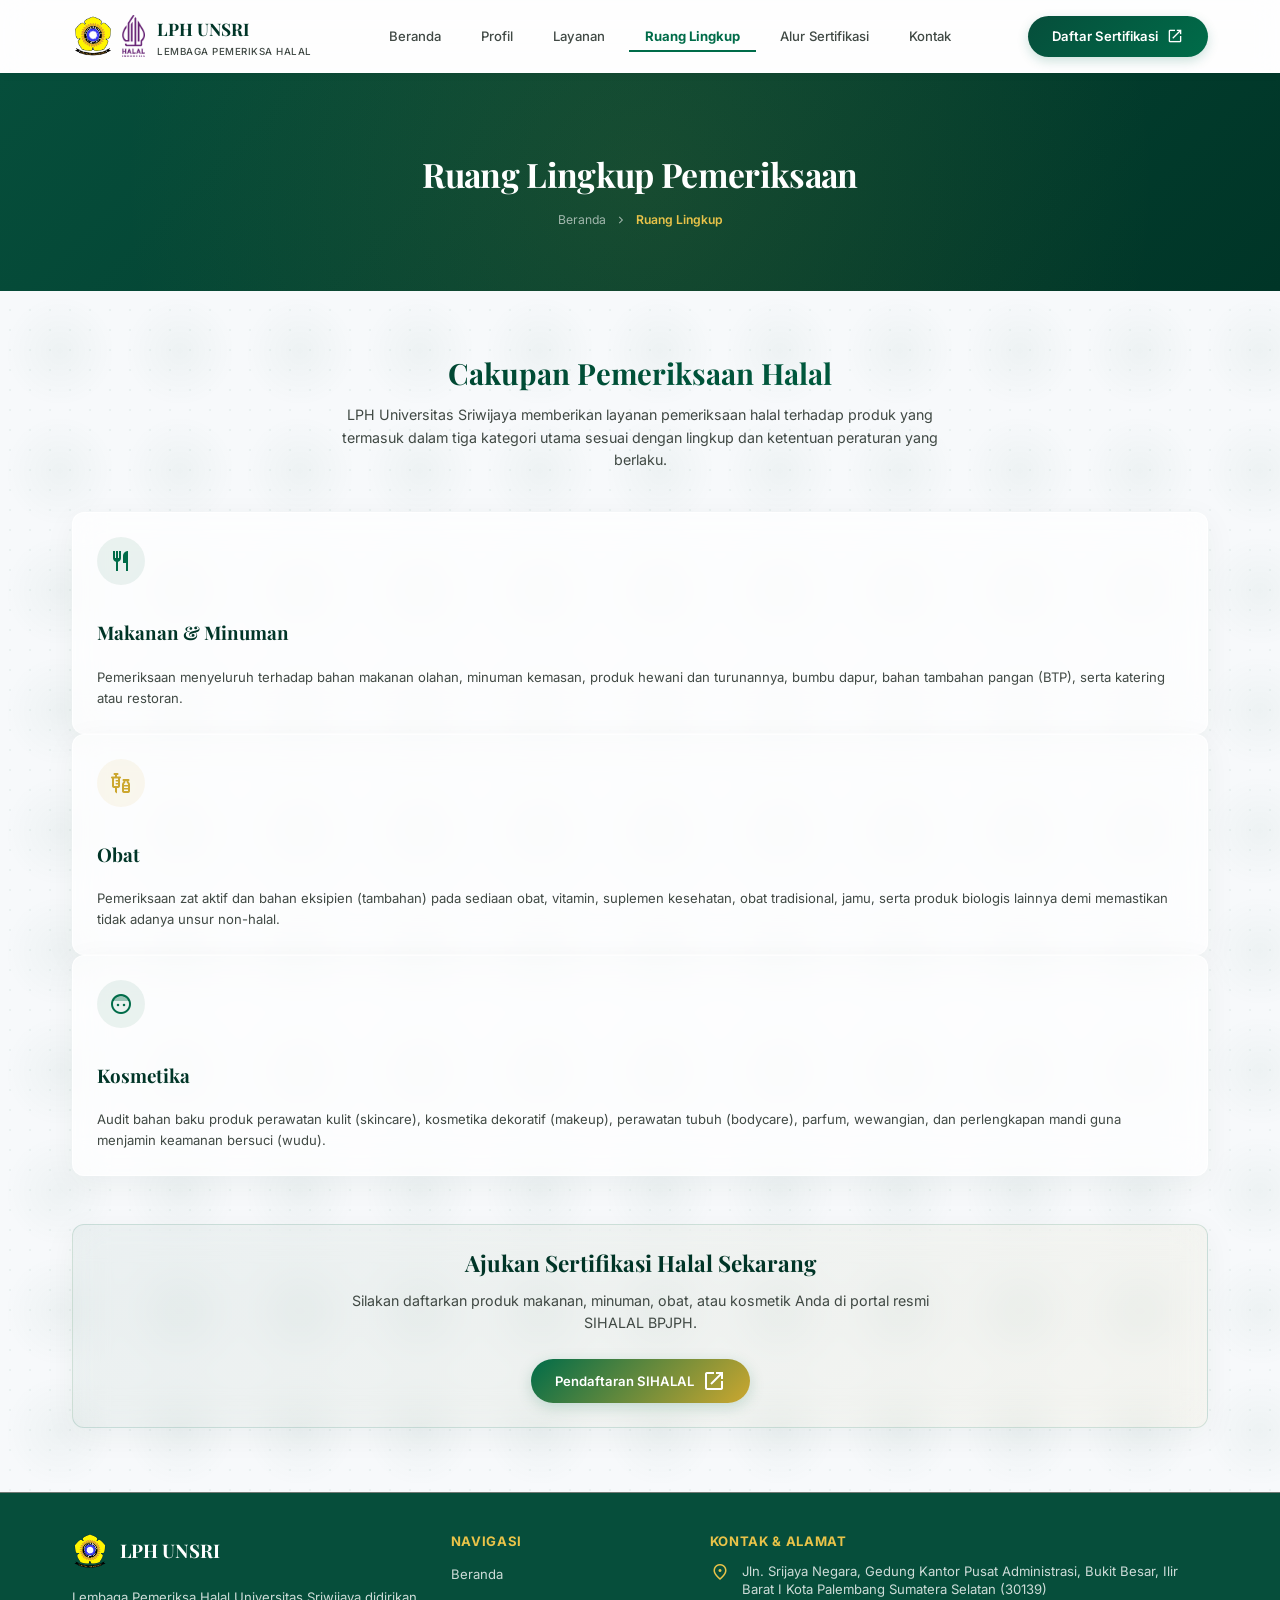
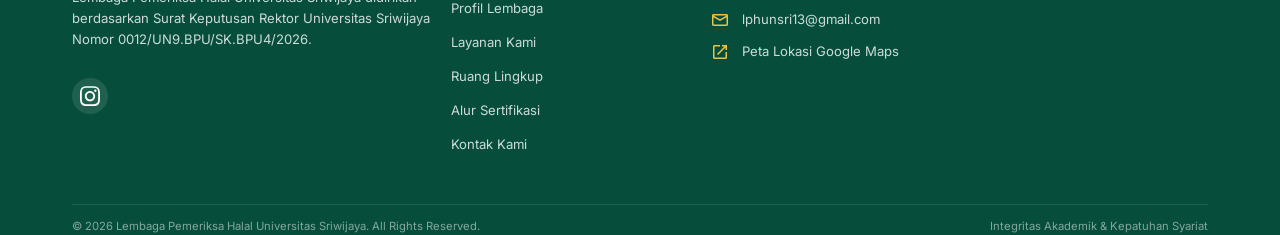
<file: ruang-lingkup.html>
<!DOCTYPE html>
<html lang="id" class="scroll-smooth">
<head>
    <meta charset="UTF-8">
    <meta name="viewport" content="width=device-width, initial-scale=1.0">
    <title>Ruang Lingkup Pemeriksaan | LPH Universitas Sriwijaya</title>
    <meta name="description" content="Kategori produk pemeriksaan halal oleh LPH Universitas Sriwijaya dibatasi pada tiga cakupan: Makanan &amp; Minuman, Obat, serta Kosmetika.">
    
    <!-- Google Fonts -->
    <link rel="preconnect" href="https://fonts.googleapis.com">
    <link rel="preconnect" href="https://fonts.gstatic.com" crossorigin>
    <link href="https://fonts.googleapis.com/css2?family=Inter:wght@400;500;600;700&family=Playfair+Display:ital,wght@0,600;0,700;1,600&display=swap" rel="stylesheet">
    
    <!-- Material Symbols -->
    <link href="https://fonts.googleapis.com/css2?family=Material+Symbols+Outlined:opsz,wght,FILL,GRAD@20..48,100..700,0..1,-50..200" rel="stylesheet" />
    
    <link rel="stylesheet" href="css/variables.css?v=3">
    <link rel="stylesheet" href="css/base.css?v=3">
    <link rel="stylesheet" href="css/components.css?v=3">
    <link rel="stylesheet" href="css/pages.css?v=3">
</head>
<body class="bg-pattern">

    <!-- Top Navigation Bar -->
    <header class="header-nav" id="topNav">
        <div class="container nav-container">
            <a href="index.html" class="brand-wrapper" id="navBrand">
                <div class="logo-container">
                    <img src="assets/unsri.png" alt="Logo UNSRI" class="logo-img">
                    <img src="assets/Halal_Indonesia.png" alt="Logo Halal Indonesia" class="logo-img">
                </div>
                <div class="logo-text-wrapper">
                    <span class="logo-text">LPH UNSRI</span>
                    <span class="logo-subtext">Lembaga Pemeriksa Halal</span>
                </div>
            </a>
            
            <nav class="desktop-nav">
                <ul class="nav-menu">
                    <li><a href="index.html" class="nav-link">Beranda</a></li>
                    <li><a href="profil.html" class="nav-link">Profil</a></li>
                    <li><a href="layanan.html" class="nav-link">Layanan</a></li>
                    <li><a href="ruang-lingkup.html" class="nav-link">Ruang Lingkup</a></li>
                    <li><a href="alur-sertifikasi.html" class="nav-link">Alur Sertifikasi</a></li>
                    <li><a href="kontak.html" class="nav-link">Kontak</a></li>
                </ul>
            </nav>
            
            <a href="https://ptsp.halal.go.id" target="_blank" rel="noopener" class="btn btn-primary nav-cta" id="btnNavRegister">
                Daftar Sertifikasi
                <span class="material-symbols-outlined" style="font-size: 18px;">open_in_new</span>
            </a>
            
            <button class="menu-toggle-btn" aria-label="Toggle Navigation menu" id="hamburgerMenu">
                <span class="material-symbols-outlined" style="font-size: 28px;">menu</span>
            </button>
        </div>
    </header>

    <!-- Mobile Navigation Drawer -->
    <div class="mobile-drawer" id="mobileDrawer">
        <ul class="mobile-nav-list">
            <li><a href="index.html" class="mobile-nav-link">Beranda</a></li>
            <li><a href="profil.html" class="mobile-nav-link">Profil</a></li>
            <li><a href="layanan.html" class="mobile-nav-link">Layanan</a></li>
            <li><a href="ruang-lingkup.html" class="mobile-nav-link">Ruang Lingkup</a></li>
            <li><a href="alur-sertifikasi.html" class="mobile-nav-link">Alur Sertifikasi</a></li>
            <li><a href="kontak.html" class="mobile-nav-link">Kontak</a></li>
            <li style="margin-top: 16px;">
                <a href="https://ptsp.halal.go.id" target="_blank" rel="noopener" class="btn btn-primary" style="display: flex; width: 100%; justify-content: center;" id="mobileCtaBtn">
                    Daftar Sertifikasi
                </a>
            </li>
        </ul>
    </div>

    <main>
        <!-- Page Hero Banner -->
        <section class="hero-subpage">
            <div class="hero-subpage-overlay"></div>
            <div class="container">
                <h1 class="scroll-reveal active">Ruang Lingkup Pemeriksaan</h1>
                <ul class="breadcrumb scroll-reveal active delay-100">
                    <li><a href="index.html" class="breadcrumb-link">Beranda</a></li>
                    <li class="breadcrumb-separator">chevron_right</li>
                    <li class="breadcrumb-current">Ruang Lingkup</li>
                </ul>
            </div>
        </section>

        <!-- Scope Cards Section -->
        <section class="section bg-islamic-pattern">
            <div class="container">
                <div class="text-center" style="margin-bottom: var(--space-xl);">
                    <h2 class="text-gradient-emerald-mint">Cakupan Pemeriksaan Halal</h2>
                    <p style="max-width: 600px; margin-left: auto; margin-right: auto;">LPH Universitas Sriwijaya memberikan layanan pemeriksaan halal terhadap produk yang termasuk dalam tiga kategori utama sesuai dengan lingkup dan ketentuan peraturan yang berlaku.</p>
                </div>
                
                <div class="auditor-grid">
                    <!-- Scope 1: Makanan & Minuman -->
                    <div class="glass-card scroll-reveal" style="display: flex; flex-direction: column; gap: 16px;">
                        <div class="service-icon-box">
                            <span class="material-symbols-outlined">restaurant</span>
                        </div>
                        <h3 style="color: var(--color-primary); font-size: 1.25rem;">Makanan &amp; Minuman</h3>
                        <p style="font-size: 0.875rem; margin-bottom: 0;">
                            Pemeriksaan menyeluruh terhadap bahan makanan olahan, minuman kemasan, produk hewani dan turunannya, bumbu dapur, bahan tambahan pangan (BTP), serta katering atau restoran.
                        </p>
                    </div>
                    
                    <!-- Scope 2: Obat -->
                    <div class="glass-card scroll-reveal delay-200" style="display: flex; flex-direction: column; gap: 16px;">
                        <div class="service-icon-box" style="color: var(--color-tertiary-container); background-color: rgba(204,167,47,0.08);">
                            <span class="material-symbols-outlined">vaccines</span>
                        </div>
                        <h3 style="color: var(--color-primary); font-size: 1.25rem;">Obat</h3>
                        <p style="font-size: 0.875rem; margin-bottom: 0;">
                            Pemeriksaan zat aktif dan bahan eksipien (tambahan) pada sediaan obat, vitamin, suplemen kesehatan, obat tradisional, jamu, serta produk biologis lainnya demi memastikan tidak adanya unsur non-halal.
                        </p>
                    </div>
                    
                    <!-- Scope 3: Kosmetika -->
                    <div class="glass-card scroll-reveal delay-400" style="display: flex; flex-direction: column; gap: 16px;">
                        <div class="service-icon-box">
                            <span class="material-symbols-outlined">face_5</span>
                        </div>
                        <h3 style="color: var(--color-primary); font-size: 1.25rem;">Kosmetika</h3>
                        <p style="font-size: 0.875rem; margin-bottom: 0;">
                            Audit bahan baku produk perawatan kulit (skincare), kosmetika dekoratif (makeup), perawatan tubuh (bodycare), parfum, wewangian, dan perlengkapan mandi guna menjamin keamanan bersuci (wudu).
                        </p>
                    </div>
                </div>

                <!-- Call to Action Banner -->
                <div class="glass-card text-center scroll-reveal" style="margin-top: 48px; background: linear-gradient(135deg, rgba(6,78,59,0.05) 0%, rgba(204,167,47,0.05) 100%); border-color: rgba(0, 108, 73, 0.15);">
                    <h3 style="color: var(--color-primary); margin-bottom: 12px;">Ajukan Sertifikasi Halal Sekarang</h3>
                    <p style="max-width: 600px; margin-left: auto; margin-right: auto; margin-bottom: 24px;">Silakan daftarkan produk makanan, minuman, obat, atau kosmetik Anda di portal resmi SIHALAL BPJPH.</p>
                    <a href="https://ptsp.halal.go.id" target="_blank" rel="noopener" class="btn btn-gold" id="scopeCtaBtn">
                        Pendaftaran SIHALAL
                        <span class="material-symbols-outlined">open_in_new</span>
                    </a>
                </div>
            </div>
        </section>
    </main>

    <!-- Footer -->
    <footer class="footer-main">
        <div class="container footer-container">
            <div class="footer-col">
                <div class="footer-brand">
                    <img src="assets/unsri.png" alt="UNSRI" style="height: 36px;">
                    <span class="footer-brand-title">LPH UNSRI</span>
                </div>
                <p class="footer-text">
                    Lembaga Pemeriksa Halal Universitas Sriwijaya didirikan berdasarkan Surat Keputusan Rektor Universitas Sriwijaya Nomor 0012/UN9.BPU/SK.BPU4/2026.
                </p>
                <div class="social-links">
                    <a href="https://instagram.com/lph.unsri" target="_blank" rel="noopener" class="social-icon-btn" aria-label="Instagram lph.unsri" id="footerInstaLink">
                        <svg width="20" height="20" fill="currentColor" viewBox="0 0 24 24"><path d="M12 2.163c3.204 0 3.584.012 4.85.07 3.252.148 4.771 1.691 4.919 4.919.058 1.265.069 1.645.069 4.849 0 3.205-.012 3.584-.069 4.849-.149 3.225-1.664 4.771-4.919 4.919-1.266.058-1.644.07-4.85.07-3.204 0-3.584-.012-4.849-.07-3.26-.149-4.771-1.699-4.919-4.92-.058-1.265-.07-1.644-.07-4.849 0-3.204.013-3.583.07-4.849.149-3.227 1.664-4.771 4.919-4.919 1.266-.057 1.645-.069 4.849-.069zm0-2c-3.259 0-3.667.014-4.947.072-4.358.2-6.78 2.618-6.98 6.98-.059 1.281-.073 1.689-.073 4.948 0 3.259.014 3.668.072 4.948.2 4.358 2.618 6.78 6.98 6.98 1.281.058 1.689.072 4.948.072 3.259 0 3.668-.014 4.948-.072 4.354-.2 6.782-2.618 6.979-6.98.059-1.28.073-1.689.073-4.948 0-3.259-.014-3.667-.072-4.947-.196-4.354-2.617-6.78-6.979-6.98-1.281-.059-1.69-.073-4.949-.073zm0 5.838c-3.403 0-6.162 2.759-6.162 6.162s2.759 6.163 6.162 6.163 6.162-2.759 6.162-6.163c0-3.403-2.759-6.162-6.162-6.162zm0 10.162c-2.209 0-4-1.79-4-4 0-2.209 1.791-4 4-4s4 1.791 4 4c0 2.21-1.791 4-4 4zm6.406-11.845c-.796 0-1.441.645-1.441 1.44s.645 1.44 1.441 1.44c.795 0 1.439-.645 1.439-1.44s-.644-1.44-1.439-1.44z"/></svg>
                    </a>
                </div>
            </div>
            
            <div class="footer-col">
                <h4>Navigasi</h4>
                <ul class="footer-links-list">
                    <li><a href="index.html" class="footer-link">Beranda</a></li>
                    <li><a href="profil.html" class="footer-link">Profil Lembaga</a></li>
                    <li><a href="layanan.html" class="footer-link">Layanan Kami</a></li>
                    <li><a href="ruang-lingkup.html" class="footer-link">Ruang Lingkup</a></li>
                    <li><a href="alur-sertifikasi.html" class="footer-link">Alur Sertifikasi</a></li>
                    <li><a href="kontak.html" class="footer-link">Kontak Kami</a></li>
                </ul>
            </div>
            
            <div class="footer-col" style="grid-column: span 2;">
                <h4>Kontak &amp; Alamat</h4>
                <div class="footer-contact-item">
                    <span class="material-symbols-outlined">location_on</span>
                    <span>Jln. Srijaya Negara, Gedung Kantor Pusat Administrasi, Bukit Besar, Ilir Barat I Kota Palembang Sumatera Selatan (30139)</span>
                </div>
                <div class="footer-contact-item">
                    <span class="material-symbols-outlined">mail</span>
                    <a href="mailto:lphunsri13@gmail.com" class="footer-link" style="padding-left: 0;" id="footerMailLink">lphunsri13@gmail.com</a>
                </div>
                <div class="footer-contact-item">
                    <span class="material-symbols-outlined">open_in_new</span>
                    <a href="https://maps.app.goo.gl/xWVZBxWLzJ16XYqZA" target="_blank" rel="noopener" class="footer-link" style="padding-left: 0;" id="footerMapLink">Peta Lokasi Google Maps</a>
                </div>
            </div>
        </div>
        
        <div class="container">
            <div class="footer-bottom">
                <span>&copy; 2026 Lembaga Pemeriksa Halal Universitas Sriwijaya. All Rights Reserved.</span>
                <span>Integritas Akademik &amp; Kepatuhan Syariat</span>
            </div>
        </div>
    </footer>

    <!-- Scripts -->
    <script src="js/main.js"></script>
</body>
</html>
</file>
<file: css/variables.css>
:root {
    /* Brand Colors (Unsri & Halal Identity) */
    --color-primary: #003527;              /* Deep Forest Green */
    --color-primary-rgb: 0, 53, 39;
    --color-primary-container: #064e3b;    /* Medium Emerald Green */
    --color-primary-container-rgb: 6, 78, 59;
    --color-secondary: #006c49;            /* Emerald Green Accent */
    --color-secondary-rgb: 0, 108, 73;
    --color-secondary-container: #6cf8bb;
    
    /* Gold/Yellow Accents (Unsri Logo Core Colors) */
    --color-tertiary: #735c00;             /* Darker Gold */
    --color-tertiary-container: #cca72f;   /* Vibrant Gold/Yellow */
    --color-tertiary-container-rgb: 204, 167, 47;
    --color-tertiary-fixed-dim: #e9c349;
    --color-tertiary-fixed: #ffe088;

    /* Neutrals */
    --color-background: #f7f9fb;           /* Off-White Mint */
    --color-on-background: #191c1e;        /* Dark Grey text */
    --color-surface: #ffffff;              /* Pure White cards */
    --color-surface-rgb: 255, 255, 255;
    --color-surface-dim: #d8dadc;          /* Light grey line details */
    --color-surface-container: #eceef0;
    --color-surface-container-low: #f2f4f6;
    --color-surface-container-highest: #e0e3e5;
    --color-on-surface: #191c1e;
    --color-on-surface-variant: #404944;
    --color-outline: #707974;
    --color-outline-variant: #bfc9c3;

    /* Purple Accent (Halal Indonesia branding color) */
    --color-halal-purple: #672d8a;

    /* Fonts */
    --font-heading: 'Playfair Display', Georgia, serif;
    --font-body: 'Inter', system-ui, -apple-system, sans-serif;

    /* Spacing Units */
    --space-base: 6px;
    --space-sm: 6px;
    --space-md: 12px;
    --space-lg: 24px;
    --space-xl: 40px;
    --space-xxl: 64px;
    --container-max: 1200px;
    --margin-desktop: 32px;
    --margin-mobile: 16px;
    --gutter: 20px;

    /* Radii */
    --radius-sm: 4px;
    --radius-default: 8px;
    --radius-md: 12px;
    --radius-lg: 16px;
    --radius-xl: 16px;
    --radius-xxl: 24px;
    --radius-full: 9999px;

    /* Shadows & Transitions */
    --shadow-sm: 0 2px 8px rgba(0, 0, 0, 0.05);
    --shadow-md: 0 8px 32px rgba(0, 53, 39, 0.06);
    --shadow-lg: 0 16px 48px rgba(0, 53, 39, 0.12);
    --transition-fast: 0.2s cubic-bezier(0.4, 0, 0.2, 1);
    --transition-normal: 0.3s cubic-bezier(0.4, 0, 0.2, 1);
    --transition-slow: 0.8s cubic-bezier(0.16, 1, 0.3, 1);
}
</file>
<file: css/base.css>
/* Reset */
*, *::before, *::after {
    box-sizing: border-box;
    margin: 0;
    padding: 0;
}

html {
    scroll-behavior: smooth;
    font-size: 15px;
    height: 100%;
    overflow-x: hidden;
}

body {
    font-family: var(--font-body);
    font-size: 1rem;
    line-height: 1.6;
    color: var(--color-on-background);
    background-color: var(--color-background);
    -webkit-font-smoothing: antialiased;
    -moz-osx-font-smoothing: grayscale;
    min-height: 100%;
    display: flex;
    flex-direction: column;
    overflow-x: hidden;
}

main {
    flex-grow: 1;
}

/* Typography Hierarchy */
h1, h2, h3, h4, h5, h6 {
    font-family: var(--font-heading);
    color: var(--color-primary);
    font-weight: 700;
    line-height: 1.25;
}

h1 {
    font-size: 2.35rem;
    letter-spacing: -0.02em;
}

h2 {
    font-size: 1.95rem;
    margin-bottom: var(--space-md);
}

h3 {
    font-size: 1.5rem;
    margin-bottom: var(--space-sm);
}

h4 {
    font-size: 1.2rem;
}

p {
    font-size: 0.95rem;
    color: var(--color-on-surface-variant);
    margin-bottom: var(--space-md);
}

a {
    color: inherit;
    text-decoration: none;
    transition: color var(--transition-fast);
}

img {
    max-width: 100%;
    height: auto;
    display: block;
}

/* Layout Utilities */
.container {
    width: 100%;
    max-width: var(--container-max);
    margin-left: auto;
    margin-right: auto;
    padding-left: var(--margin-mobile);
    padding-right: var(--margin-mobile);
}

@media (min-width: 768px) {
    .container {
        padding-left: var(--margin-desktop);
        padding-right: var(--margin-desktop);
    }
}

.section {
    padding-top: var(--space-xl);
    padding-bottom: var(--space-xl);
    position: relative;
    overflow: hidden;
}

@media (min-width: 768px) {
    .section {
        padding-top: var(--space-xxl);
        padding-bottom: var(--space-xxl);
    }
}

.text-center {
    text-align: center;
}

/* Islamic Geometric Pattern & Background Overlays */
.bg-pattern {
    background-image: radial-gradient(rgba(0, 108, 73, 0.05) 1px, transparent 1px);
    background-size: 20px 20px;
}

.bg-islamic-pattern {
    background-image: radial-gradient(circle at center, rgba(6, 78, 59, 0.04) 0%, transparent 65%);
    background-size: 120px 120px;
}

.pattern-overlay {
    position: absolute;
    inset: 0;
    pointer-events: none;
    z-index: 1;
    background-image: radial-gradient(circle at 100% 150%, var(--color-primary-container) 24%, white 24%, white 28%, var(--color-primary-container) 28%, var(--color-primary-container) 36%, white 36%, white 40%, transparent 40%, transparent), 
                      radial-gradient(circle at 0 150%, var(--color-primary-container) 24%, white 24%, white 28%, var(--color-primary-container) 28%, var(--color-primary-container) 36%, white 36%, white 40%, transparent 40%, transparent), 
                      radial-gradient(circle at 50% 100%, white 10%, var(--color-primary-container) 10%, var(--color-primary-container) 23%, white 23%, white 30%, var(--color-primary-container) 30%, var(--color-primary-container) 43%, white 43%, white 50%, var(--color-primary-container) 50%, var(--color-primary-container) 63%, white 63%, white 71%, transparent 71%, transparent);
    background-size: 100px 50px;
    opacity: 0.035;
}

/* Gradients */
.text-gradient-emerald-gold {
    background: linear-gradient(135deg, var(--color-primary) 0%, var(--color-secondary) 50%, var(--color-tertiary-container) 100%);
    -webkit-background-clip: text;
    -webkit-text-fill-color: transparent;
    background-clip: text;
}

.text-gradient-emerald-mint {
    background: linear-gradient(135deg, var(--color-primary) 0%, var(--color-secondary) 100%);
    -webkit-background-clip: text;
    -webkit-text-fill-color: transparent;
    background-clip: text;
}

.bg-gradient-emerald-gold {
    background: linear-gradient(135deg, var(--color-primary-container) 0%, var(--color-secondary) 100%);
}

/* Accessibility */
.sr-only {
    position: absolute;
    width: 1px;
    height: 1px;
    padding: 0;
    margin: -1px;
    overflow: hidden;
    clip: rect(0, 0, 0, 0);
    white-space: nowrap;
    border: 0;
}

/* Blending Utilities */
.blend-top {
    background-image: linear-gradient(to bottom, transparent, var(--color-surface) 150px);
    background-color: transparent;
}

.bg-islamic-pattern.blend-top {
    background-image: 
        radial-gradient(circle at center, rgba(6, 78, 59, 0.04) 0%, transparent 65%),
        linear-gradient(to bottom, transparent, var(--color-surface) 150px);
    background-size: 120px 120px, auto;
    background-color: transparent;
}

.blend-top-low {
    background-image: linear-gradient(to bottom, transparent, var(--color-surface-container-low) 150px);
    background-color: transparent;
}

.bg-islamic-pattern.blend-top-low {
    background-image: 
        radial-gradient(circle at center, rgba(6, 78, 59, 0.04) 0%, transparent 65%),
        linear-gradient(to bottom, transparent, var(--color-surface-container-low) 150px);
    background-size: 120px 120px, auto;
    background-color: transparent;
}
</file>
<file: css/components.css>
/* ==========================================================================
   Header & Navigation
   ========================================================================== */
.header-nav {
    background-color: rgba(255, 255, 255, 0.8);
    backdrop-filter: blur(12px);
    -webkit-backdrop-filter: blur(12px);
    position: sticky;
    top: 0;
    width: 100%;
    z-index: 100;
    border-bottom: 1px solid rgba(255, 255, 255, 0.4);
    box-shadow: var(--shadow-sm);
    transition: background-color var(--transition-normal), box-shadow var(--transition-normal);
}

.header-nav.scrolled {
    background-color: rgba(255, 255, 255, 0.98);
    box-shadow: 0 4px 20px rgba(0, 53, 39, 0.08);
    border-bottom: 1px solid var(--color-outline-variant);
}

.nav-container {
    display: flex;
    justify-content: space-between;
    align-items: center;
    height: 72px;
}

.brand-wrapper {
    display: flex;
    align-items: center;
    gap: 12px;
    font-family: var(--font-heading);
    font-size: 1.35rem;
    font-weight: 700;
    color: var(--color-primary);
}

.logo-container {
    display: flex;
    align-items: center;
    gap: 8px;
}

.logo-img {
    height: 42px;
    width: auto;
}

.logo-text {
    font-size: 1.15rem;
    font-family: var(--font-heading);
    font-weight: 700;
    color: var(--color-primary);
    line-height: 1.1;
}

.logo-subtext {
    display: block;
    font-size: 0.65rem;
    font-family: var(--font-body);
    font-weight: 500;
    color: var(--color-on-surface-variant);
    letter-spacing: 0.05em;
    text-transform: uppercase;
}

/* Nav Menu (Desktop) */
.nav-menu {
    display: none;
}

@media (min-width: 768px) {
    .nav-menu {
        display: flex;
        align-items: center;
        gap: 8px;
        list-style: none;
    }
}

.nav-link {
    color: var(--color-on-surface-variant);
    font-family: var(--font-body);
    font-size: 0.875rem;
    font-weight: 500;
    padding: 8px 16px;
    border-radius: var(--radius-default);
    transition: color var(--transition-fast), background-color var(--transition-fast);
}

.nav-link:hover {
    color: var(--color-secondary);
    background-color: rgba(6, 78, 59, 0.05);
}

.nav-link.active {
    color: var(--color-secondary);
    font-weight: 700;
    border-bottom: 2px solid var(--color-secondary);
    border-radius: 0;
    padding-bottom: 6px;
}

.nav-link.active:hover {
    background-color: transparent;
}

/* Mobile Nav Drawer */
.menu-toggle-btn {
    display: block;
    background: none;
    border: none;
    cursor: pointer;
    color: var(--color-primary);
    padding: 8px;
}

@media (min-width: 768px) {
    .menu-toggle-btn {
        display: none;
    }
}

.mobile-drawer {
    position: fixed;
    top: 72px;
    right: -300px;
    width: 280px;
    height: calc(100vh - 72px);
    background-color: var(--color-surface);
    box-shadow: -4px 0 20px rgba(0, 0, 0, 0.1);
    z-index: 99;
    padding: var(--space-lg);
    transition: right var(--transition-normal), visibility var(--transition-normal);
    visibility: hidden;
}

.mobile-drawer.open {
    right: 0;
    visibility: visible;
}

.mobile-nav-list {
    list-style: none;
    display: flex;
    flex-direction: column;
    gap: 16px;
}

.mobile-nav-link {
    display: block;
    font-size: 1rem;
    font-weight: 600;
    color: var(--color-on-surface);
    padding: 10px 16px;
    border-radius: var(--radius-default);
}

.mobile-nav-link:hover, .mobile-nav-link.active {
    background-color: rgba(0, 108, 73, 0.08);
    color: var(--color-secondary);
}

/* ==========================================================================
   Buttons
   ========================================================================== */
.btn {
    display: inline-flex;
    align-items: center;
    justify-content: center;
    gap: 8px;
    font-family: var(--font-body);
    font-size: 0.875rem;
    font-weight: 600;
    padding: 10px 24px;
    border-radius: var(--radius-full);
    border: none;
    cursor: pointer;
    transition: all var(--transition-normal);
}

.btn-primary {
    background: linear-gradient(135deg, var(--color-primary-container) 0%, var(--color-secondary) 100%);
    color: white;
    box-shadow: 0 4px 12px rgba(0, 108, 73, 0.2);
}

.btn-primary:hover {
    transform: translateY(-2px);
    box-shadow: 0 6px 18px rgba(0, 108, 73, 0.3);
    opacity: 0.95;
}

.btn-outline {
    background: transparent;
    border: 2px solid var(--color-outline-variant);
    color: var(--color-primary);
}

.btn-outline:hover {
    background-color: rgba(6, 78, 59, 0.05);
    border-color: var(--color-secondary);
    color: var(--color-secondary);
}

.btn-white-outline {
    background: transparent;
    border: 2px solid rgba(255, 255, 255, 0.4);
    color: white;
}

.btn-white-outline:hover {
    background-color: rgba(255, 255, 255, 0.15);
    border-color: white;
    transform: translateY(-2px);
}

.btn-gold {
    background: linear-gradient(135deg, var(--color-secondary) 0%, var(--color-tertiary-container) 100%);
    color: white;
    box-shadow: 0 4px 15px rgba(0, 108, 73, 0.2);
}

.btn-gold:hover {
    transform: translateY(-2px);
    box-shadow: 0 6px 20px rgba(0, 108, 73, 0.3);
}

.nav-cta {
    display: none;
}

@media (min-width: 768px) {
    .nav-cta {
        display: inline-flex;
    }
}

/* ==========================================================================
   Cards & Layout Panels
   ========================================================================== */
.glass-panel {
    background: rgba(255, 255, 255, 0.15);
    backdrop-filter: blur(16px);
    -webkit-backdrop-filter: blur(16px);
    border: 1px solid rgba(255, 255, 255, 0.25);
    box-shadow: 0 8px 32px 0 rgba(0, 53, 39, 0.08);
}

.glass-card {
    background: rgba(255, 255, 255, 0.7);
    backdrop-filter: blur(16px);
    -webkit-backdrop-filter: blur(16px);
    border: 1px solid rgba(255, 255, 255, 0.75);
    box-shadow: 0 8px 32px rgba(0, 53, 39, 0.05);
    border-radius: var(--radius-md);
    padding: var(--space-lg);
    transition: transform var(--transition-normal), box-shadow var(--transition-normal), border-color var(--transition-normal), background-color var(--transition-normal);
}

.glass-card:hover {
    transform: translateY(-4px);
    background: rgba(255, 255, 255, 0.85);
    border-color: rgba(0, 108, 73, 0.25);
    box-shadow: 0 12px 36px rgba(0, 53, 39, 0.1);
}

/* ==========================================================================
   Scroll Reveal System
   ========================================================================== */
.scroll-reveal {
    opacity: 0;
    transform: translateY(30px);
    transition: opacity var(--transition-slow), transform var(--transition-slow);
}

.scroll-reveal.active {
    opacity: 1;
    transform: translateY(0);
}

/* Delay modifiers */
.delay-100 { transition-delay: 100ms; }
.delay-200 { transition-delay: 200ms; }
.delay-300 { transition-delay: 300ms; }
.delay-400 { transition-delay: 400ms; }

/* ==========================================================================
   LightBox Component (Image Zoom Overlay)
   ========================================================================== */
.zoomable-image-wrapper {
    position: relative;
    cursor: pointer;
    border-radius: var(--radius-md);
    overflow: hidden;
}

.zoomable-image-wrapper::after {
    content: 'zoom_in';
    font-family: 'Material Symbols Outlined';
    position: absolute;
    bottom: 12px;
    right: 12px;
    background-color: rgba(0, 53, 39, 0.85);
    color: white;
    width: 36px;
    height: 36px;
    border-radius: var(--radius-full);
    display: flex;
    align-items: center;
    justify-content: center;
    font-size: 20px;
    opacity: 0;
    transition: opacity var(--transition-fast), transform var(--transition-fast);
    box-shadow: var(--shadow-sm);
}

.zoomable-image-wrapper:hover::after {
    opacity: 1;
    transform: scale(1.05);
}

.lightbox-overlay {
    position: fixed;
    inset: 0;
    background-color: rgba(0, 21, 15, 0.92);
    backdrop-filter: blur(10px);
    z-index: 1000;
    display: flex;
    align-items: center;
    justify-content: center;
    opacity: 0;
    pointer-events: none;
    transition: opacity var(--transition-normal);
}

.lightbox-overlay.open {
    opacity: 1;
    pointer-events: auto;
}

.lightbox-content {
    max-width: 90%;
    max-height: 85%;
    transform: scale(0.95);
    transition: transform var(--transition-normal);
}

.lightbox-overlay.open .lightbox-content {
    transform: scale(1);
}

.lightbox-img {
    max-width: 100%;
    max-height: 80vh;
    border-radius: var(--radius-default);
    box-shadow: 0 10px 40px rgba(0, 0, 0, 0.5);
    border: 3px solid rgba(255, 255, 255, 0.1);
}

.lightbox-close {
    position: absolute;
    top: 24px;
    right: 24px;
    background: none;
    border: none;
    color: white;
    cursor: pointer;
    opacity: 0.8;
    transition: opacity var(--transition-fast);
}

.lightbox-close:hover {
    opacity: 1;
}

/* ==========================================================================
   Footer
   ========================================================================== */
.footer-main {
    background-color: var(--color-primary-container);
    color: white;
    position: relative;
    z-index: 10;
    border-top: 1px solid var(--color-outline);
}

.footer-container {
    padding-top: var(--space-xl);
    padding-bottom: var(--space-lg);
    display: grid;
    grid-template-columns: 1fr;
    gap: var(--gutter);
}

@media (min-width: 768px) {
    .footer-container {
        grid-template-columns: 1.5fr 1fr 1fr 1fr;
    }
}

.footer-col {
    display: flex;
    flex-direction: column;
    gap: var(--space-md);
}

.footer-col h4 {
    font-family: var(--font-body);
    font-size: 0.875rem;
    font-weight: 700;
    text-transform: uppercase;
    letter-spacing: 0.05em;
    color: var(--color-tertiary-fixed-dim);
}

.footer-brand {
    display: flex;
    align-items: center;
    gap: 12px;
    margin-bottom: var(--space-sm);
}

.footer-brand-title {
    font-family: var(--font-heading);
    font-size: 1.25rem;
    font-weight: 700;
    color: white;
}

.footer-text {
    font-size: 0.875rem;
    color: rgba(255, 255, 255, 0.8);
}

.footer-links-list {
    list-style: none;
    display: flex;
    flex-direction: column;
    gap: 10px;
}

.footer-link {
    font-size: 0.875rem;
    color: rgba(255, 255, 255, 0.8);
    transition: color var(--transition-fast), padding-left var(--transition-fast);
}

.footer-link:hover {
    color: var(--color-tertiary-fixed-dim);
    padding-left: 4px;
}

.footer-contact-item {
    display: flex;
    gap: 12px;
    font-size: 0.875rem;
    color: rgba(255, 255, 255, 0.8);
    line-height: 1.4;
}

.footer-contact-item .material-symbols-outlined {
    color: var(--color-tertiary-fixed-dim);
    font-size: 20px;
    flex-shrink: 0;
}

.social-links {
    display: flex;
    gap: 12px;
    margin-top: 4px;
}

.social-icon-btn {
    width: 36px;
    height: 36px;
    border-radius: var(--radius-full);
    background-color: rgba(255, 255, 255, 0.1);
    display: flex;
    align-items: center;
    justify-content: center;
    color: white;
    transition: background-color var(--transition-fast), transform var(--transition-fast);
}

.social-icon-btn:hover {
    background-color: var(--color-secondary);
    color: white;
    transform: translateY(-2px);
}

.footer-bottom {
    border-top: 1px solid rgba(255, 255, 255, 0.1);
    padding-top: var(--space-md);
    margin-top: var(--space-lg);
    display: flex;
    flex-direction: column;
    gap: 12px;
    align-items: center;
    text-align: center;
    font-size: 0.75rem;
    color: rgba(255, 255, 255, 0.5);
}

@media (min-width: 768px) {
    .footer-bottom {
        flex-direction: row;
        justify-content: space-between;
        text-align: left;
    }
}
</file>
<file: css/pages.css>
/* ==========================================================================
   Page Hero Banners
   ========================================================================== */
.hero-home {
    position: relative;
    padding-top: 120px;
    padding-bottom: 160px;
    min-height: 700px;
    display: flex;
    align-items: center;
    background-color: var(--color-primary);
    overflow: hidden;
}

.hero-home-bg {
    position: absolute;
    inset: 0;
    z-index: 0;
}

.hero-home-bg img {
    width: 100%;
    height: 100%;
    object-fit: cover;
    object-position: center;
    filter: brightness(0.35);
}

.hero-home-overlay {
    position: absolute;
    inset: 0;
    background: linear-gradient(135deg, rgba(0, 53, 39, 0.85) 0%, rgba(6, 78, 59, 0.6) 50%, rgba(204, 167, 47, 0.5) 100%);
    z-index: 1;
}

.hero-home-content {
    position: relative;
    z-index: 10;
    color: white;
    max-width: 800px;
    display: flex;
    flex-direction: column;
    align-items: flex-start;
    gap: 20px;
}

.hero-badge {
    display: inline-flex;
    align-items: center;
    gap: 8px;
    background-color: rgba(255, 255, 255, 0.2);
    backdrop-filter: blur(8px);
    border: 1px solid rgba(255, 255, 255, 0.3);
    padding: 6px 16px;
    border-radius: var(--radius-full);
    font-size: 0.75rem;
    font-weight: 600;
    text-transform: uppercase;
    letter-spacing: 0.05em;
    box-shadow: var(--shadow-sm);
}

.hero-badge .material-symbols-outlined {
    color: var(--color-tertiary-fixed-dim);
    font-size: 16px;
}

.hero-home h1 {
    color: white;
    font-size: 2.5rem;
    line-height: 1.15;
}

@media (min-width: 768px) {
    .hero-home h1 {
        font-size: 3.5rem;
    }
}

.hero-home p {
    color: rgba(255, 255, 255, 0.9);
    font-size: 1.125rem;
    margin-bottom: var(--space-md);
}

.hero-buttons {
    display: flex;
    flex-wrap: wrap;
    gap: 16px;
}

/* Subpage Hero */
.hero-subpage {
    position: relative;
    padding-top: 80px;
    padding-bottom: 60px;
    background: linear-gradient(135deg, var(--color-primary-container) 0%, var(--color-primary) 100%);
    color: white;
    text-align: center;
}

.hero-subpage-overlay {
    position: absolute;
    inset: 0;
    background-image: radial-gradient(circle at center, rgba(204, 167, 47, 0.1) 0%, transparent 80%);
    pointer-events: none;
}

.hero-subpage h1 {
    color: white;
    font-size: 2.25rem;
    margin-bottom: 12px;
}

/* Breadcrumb Navigation */
.breadcrumb {
    display: inline-flex;
    align-items: center;
    gap: 8px;
    list-style: none;
    font-size: 0.8125rem;
    color: rgba(255, 255, 255, 0.6);
}

.breadcrumb-link {
    transition: color var(--transition-fast);
}

.breadcrumb-link:hover {
    color: white;
}

.breadcrumb-separator {
    font-family: 'Material Symbols Outlined';
    font-size: 14px;
}

.breadcrumb-current {
    color: var(--color-tertiary-fixed-dim);
    font-weight: 600;
}

/* ==========================================================================
   Home Page Sections
   ========================================================================== */
/* Stats Overlay Bento Grid */
.stats-section {
    position: relative;
    z-index: 10;
    margin-top: -60px;
    margin-bottom: var(--space-xl);
}

.stats-grid {
    display: grid;
    grid-template-columns: 1fr;
    gap: var(--gutter);
}

@media (min-width: 768px) {
    .stats-grid {
        grid-template-columns: repeat(3, 1fr);
    }
}

.stat-card {
    background: rgba(255, 255, 255, 0.8);
    backdrop-filter: blur(12px);
    border: 1px solid rgba(255, 255, 255, 0.7);
    box-shadow: var(--shadow-md);
    border-radius: var(--radius-md);
    padding: var(--space-lg);
    display: flex;
    flex-direction: column;
    gap: 8px;
    transition: transform var(--transition-normal);
}

.stat-card:hover {
    transform: translateY(-4px);
}

.stat-icon {
    font-size: 32px;
    color: var(--color-secondary);
}

.stat-number {
    font-size: 2.5rem;
    font-weight: 700;
    color: var(--color-primary);
    line-height: 1;
}

.stat-label {
    font-size: 0.875rem;
    color: var(--color-on-surface-variant);
    font-weight: 500;
}

/* About Preview Grid */
.about-preview-grid {
    display: grid;
    grid-template-columns: 1fr;
    gap: 48px;
    align-items: center;
}

@media (min-width: 768px) {
    .about-preview-grid {
        grid-template-columns: 1.1fr 1fr;
    }
}

.about-preview-img-wrapper {
    position: relative;
}

.about-preview-img-inner {
    border-radius: var(--radius-xl);
    overflow: hidden;
    box-shadow: var(--shadow-lg);
}

.about-preview-img-inner img {
    transition: transform 0.7s ease;
}

.about-preview-img-wrapper:hover .about-preview-img-inner img {
    transform: scale(1.04);
}

.about-preview-badge-card {
    position: absolute;
    bottom: -16px;
    right: -16px;
    background: rgba(255, 255, 255, 0.85);
    backdrop-filter: blur(12px);
    border: 1px solid rgba(255, 255, 255, 0.8);
    padding: 16px var(--space-lg);
    border-radius: var(--radius-md);
    box-shadow: var(--shadow-md);
    display: none;
}

@media (min-width: 992px) {
    .about-preview-badge-card {
        display: flex;
        align-items: center;
        gap: 16px;
    }
}

.about-preview-badge-icon {
    width: 40px;
    height: 40px;
    border-radius: var(--radius-full);
    background-color: var(--color-secondary-container);
    display: flex;
    align-items: center;
    justify-content: center;
    color: var(--color-secondary);
}

/* Collaboration Banner */
.collab-banner {
    background: linear-gradient(135deg, var(--color-primary) 0%, var(--color-secondary) 100%);
    color: white;
    text-align: center;
    padding-top: var(--space-xl);
    padding-bottom: var(--space-xl);
}

.collab-banner-content {
    max-width: 800px;
    margin-left: auto;
    margin-right: auto;
    display: flex;
    flex-direction: column;
    align-items: center;
    gap: 16px;
}

.collab-banner h2 {
    color: white;
    font-size: 2rem;
}

.collab-banner p {
    color: rgba(255, 255, 255, 0.85);
    font-size: 1rem;
}

/* ==========================================================================
   Page: Profil (About us details)
   ========================================================================== */
.profil-text-container {
    max-width: 800px;
    margin-left: auto;
    margin-right: auto;
}

/* Sleek Profile Layout CSS */
.sleek-profile-container {
    max-width: var(--container-max-width);
    margin-left: auto;
    margin-right: auto;
}

.sleek-grid {
    display: grid;
    grid-template-columns: 1fr;
    gap: 48px;
    align-items: center;
}

@media (min-width: 992px) {
    .sleek-grid-3-2 {
        grid-template-columns: 3.2fr 1.8fr;
    }
    .sleek-grid-1-1 {
        grid-template-columns: 1fr 1fr;
    }
}

.sleek-heading {
    font-size: 1.85rem;
    font-weight: 700;
    color: var(--color-primary);
    margin-bottom: var(--space-md);
    position: relative;
    display: inline-block;
}

.sleek-heading::after {
    content: '';
    position: absolute;
    bottom: -8px;
    left: 0;
    width: 40px;
    height: 3px;
    background-color: var(--color-secondary);
    border-radius: var(--radius-full);
}

.text-center .sleek-heading::after {
    left: 50%;
    transform: translateX(-50%);
}

.sleek-legal-panel {
    background-color: var(--color-surface-container-low);
    border: 1px solid var(--color-outline-variant);
    border-radius: var(--radius-lg);
    padding: 32px;
    display: flex;
    flex-direction: column;
    gap: 20px;
    box-shadow: 0 4px 20px rgba(0, 53, 39, 0.02);
}

.sleek-legal-tag {
    display: inline-flex;
    align-items: center;
    gap: 8px;
    font-size: 0.6875rem;
    font-weight: 700;
    color: var(--color-secondary);
    text-transform: uppercase;
    letter-spacing: 0.08em;
}

.sleek-legal-tag .material-symbols-outlined {
    font-size: 16px;
}

.sleek-legal-title {
    font-size: 1.15rem;
    font-weight: 700;
    color: var(--color-primary);
    line-height: 1.35;
}

.sleek-legal-number {
    font-size: 0.875rem;
    color: var(--color-on-surface-variant);
    background-color: rgba(0, 108, 73, 0.06);
    padding: 10px 14px;
    border-radius: var(--radius-default);
    font-weight: 600;
    font-family: var(--font-body);
}

.sleek-address-block {
    display: flex;
    gap: 12px;
    font-size: 0.8125rem;
    color: var(--color-on-surface-variant);
    line-height: 1.5;
    border-top: 1px solid var(--color-outline-variant);
    padding-top: 16px;
}

.sleek-address-block .material-symbols-outlined {
    color: var(--color-secondary);
    font-size: 18px;
    flex-shrink: 0;
}

.sleek-blockquote {
    font-size: 1.15rem;
    font-weight: 500;
    line-height: 1.6;
    color: var(--color-primary);
    border-left: 3px solid var(--color-secondary);
    padding-left: 20px;
    margin: 28px 0;
    font-family: var(--font-body);
    font-style: italic;
    text-align: left;
}

/* Sleek Pillars Grid */
.sleek-pillars-grid {
    display: flex;
    flex-direction: column;
    gap: 20px;
    margin-top: 8px;
}

.sleek-pillar-item {
    display: flex;
    align-items: flex-start;
    gap: 16px;
}

.sleek-pillar-icon {
    width: 42px;
    height: 42px;
    border-radius: var(--radius-default);
    background-color: rgba(0, 108, 73, 0.08);
    color: var(--color-secondary);
    display: flex;
    align-items: center;
    justify-content: center;
    flex-shrink: 0;
    border: 1px solid rgba(0, 108, 73, 0.15);
}

.sleek-pillar-icon .material-symbols-outlined {
    font-size: 22px;
}

.sleek-pillar-content h4 {
    font-size: 0.95rem;
    font-weight: 700;
    color: var(--color-primary);
    margin-bottom: 4px;
}

.sleek-pillar-content p {
    font-size: 0.8125rem;
    color: var(--color-on-surface-variant);
    line-height: 1.45;
    margin-bottom: 0;
}

/* Hierarchy Step-list */
.sleek-hierarchy-list {
    list-style: none;
    display: flex;
    flex-direction: column;
    gap: 24px;
    position: relative;
    padding-left: 0;
}

.sleek-hierarchy-item {
    display: flex;
    gap: 16px;
    position: relative;
    padding-bottom: 8px;
}

.sleek-hierarchy-item::before {
    content: '';
    position: absolute;
    top: 30px;
    bottom: -20px;
    left: 14px;
    width: 2px;
    background: linear-gradient(to bottom, 
        rgba(0, 108, 73, 0.15) 0%, 
        rgba(0, 108, 73, 0.15) 25%, 
        var(--color-secondary) 50%, 
        rgba(0, 108, 73, 0.15) 75%, 
        rgba(0, 108, 73, 0.15) 100%
    );
    background-size: 100% 200px;
    animation: sleek-flow 2.4s linear infinite;
    z-index: 1;
}

.sleek-hierarchy-item:last-child::before {
    display: none;
}

.sleek-hierarchy-item:nth-child(1)::before {
    animation-delay: 0s;
}

.sleek-hierarchy-item:nth-child(2)::before {
    animation-delay: -1.6s;
}

.sleek-hierarchy-item:nth-child(3)::before {
    animation-delay: -0.8s;
}

@keyframes sleek-flow {
    0% {
        background-position: 0 0;
    }
    100% {
        background-position: 0 200px;
    }
}

.sleek-hierarchy-number {
    width: 30px;
    height: 30px;
    border-radius: var(--radius-full);
    background-color: rgba(0, 108, 73, 0.08);
    color: var(--color-secondary);
    display: flex;
    align-items: center;
    justify-content: center;
    font-weight: 700;
    font-size: 0.8125rem;
    flex-shrink: 0;
    border: 1px solid rgba(0, 108, 73, 0.15);
    position: relative;
    z-index: 2;
}

.sleek-hierarchy-text h4 {
    font-size: 0.95rem;
    font-weight: 700;
    color: var(--color-primary);
    margin-bottom: 4px;
}

.sleek-hierarchy-text p {
    font-size: 0.8125rem;
    color: var(--color-on-surface-variant);
    line-height: 1.45;
    margin-bottom: 0;
}

/* Org Chart Display */
.sleek-org-chart-wrapper {
    background: var(--color-surface);
    border: 1px solid var(--color-outline-variant);
    border-radius: var(--radius-lg);
    padding: 16px;
    box-shadow: 0 4px 20px rgba(0, 53, 39, 0.03);
}

.sleek-org-chart-img {
    border-radius: var(--radius-md);
    width: 100%;
    height: auto;
    display: block;
}

/* Auditor Grid & Minimal Card */
.sleek-auditor-grid {
    display: grid;
    grid-template-columns: 1fr;
    gap: var(--gutter);
}

@media (min-width: 768px) {
    .sleek-auditor-grid {
        grid-template-columns: repeat(3, 1fr);
    }
}

.sleek-auditor-card {
    background: var(--color-surface);
    border: 1px solid var(--color-outline-variant);
    border-radius: var(--radius-lg);
    padding: 40px 24px;
    text-align: center;
    transition: transform var(--transition-normal), border-color var(--transition-normal), box-shadow var(--transition-normal);
}

.sleek-auditor-card:hover {
    transform: translateY(-4px);
    border-color: var(--color-secondary);
    box-shadow: 0 12px 30px rgba(0, 53, 39, 0.05);
}

.sleek-auditor-avatar {
    width: 130px;
    height: 130px;
    border-radius: var(--radius-full);
    overflow: hidden;
    margin: 0 auto 20px auto;
    border: 3px solid rgba(0, 108, 73, 0.08);
    transition: border-color var(--transition-normal);
}

.sleek-auditor-card:hover .sleek-auditor-avatar {
    border-color: var(--color-secondary);
}

.sleek-auditor-avatar img {
    width: 100%;
    height: 100%;
    object-fit: cover;
}

.sleek-auditor-name {
    font-size: 1.05rem;
    font-weight: 700;
    color: var(--color-primary);
    margin-bottom: 6px;
}

.sleek-auditor-role {
    font-size: 0.75rem;
    font-weight: 600;
    color: var(--color-tertiary);
    text-transform: uppercase;
    letter-spacing: 0.08em;
}

/* Lab Collab Sleek Panel */
.sleek-lab-panel {
    background-color: var(--color-surface);
    border: 1px solid var(--color-outline-variant);
    border-radius: var(--radius-lg);
    padding: 40px;
    box-shadow: 0 4px 20px rgba(0, 53, 39, 0.02);
}

.sleek-lab-badge {
    background: linear-gradient(135deg, var(--color-primary) 0%, var(--color-secondary) 100%);
    color: white;
    border-radius: var(--radius-lg);
    padding: 48px 24px;
    display: flex;
    flex-direction: column;
    align-items: center;
    justify-content: center;
    gap: 16px;
    box-shadow: var(--shadow-md);
    text-align: center;
}

.sleek-lab-badge .material-symbols-outlined {
    font-size: 64px;
    color: rgba(255, 255, 255, 0.9);
}

.sleek-lab-badge h4 {
    color: white;
    font-size: 1.25rem;
    font-weight: 700;
    margin: 0;
    letter-spacing: 0.02em;
}

/* ==========================================================================
   Page: Layanan & Ruang Lingkup
   ========================================================================== */
.services-bento-grid {
    display: grid;
    grid-template-columns: 1fr;
    gap: var(--gutter);
}

@media (min-width: 768px) {
    .services-bento-grid {
        grid-template-columns: repeat(12, 1fr);
    }
    
    .sb-row-1-left { grid-column: span 8; }
    .sb-row-1-right { grid-column: span 4; }
    .sb-row-2-left { grid-column: span 6; }
    .sb-row-2-right { grid-column: span 6; }
}

.service-icon-box {
    width: 48px;
    height: 48px;
    border-radius: var(--radius-full);
    background-color: rgba(0, 108, 73, 0.08);
    display: flex;
    align-items: center;
    justify-content: center;
    color: var(--color-secondary);
    margin-bottom: 20px;
}

.service-card-check-list {
    list-style: none;
    display: flex;
    flex-direction: column;
    gap: 8px;
    margin-top: 16px;
    margin-bottom: 24px;
}

.service-card-check-item {
    display: flex;
    align-items: center;
    gap: 8px;
    font-size: 0.875rem;
    color: var(--color-on-surface-variant);
}

.service-card-check-item .material-symbols-outlined {
    color: var(--color-secondary);
    font-size: 18px;
}

/* ==========================================================================
   Page: Alur Sertifikasi (Timeline/Timeline Horizontal/Infographics)
   ========================================================================== */
/* Side-by-Side Alur Grid (Image column wider than timeline) */
.alur-grid {
    display: grid;
    grid-template-columns: 1fr;
    gap: 40px;
    align-items: start;
    max-width: var(--container-max);
    margin: 0 auto;
}

.alur-visual {
    width: 100%;
}

.visual-sticky-card {
    background: var(--color-surface);
    border: 1px solid var(--color-outline-variant);
    border-radius: var(--radius-lg);
    padding: var(--space-lg);
    box-shadow: var(--shadow-md);
    display: flex;
    flex-direction: column;
    gap: 16px;
    transition: box-shadow var(--transition-normal);
}

.visual-sticky-card:hover {
    box-shadow: var(--shadow-lg);
}

.visual-card-title {
    font-size: 1.25rem;
    color: var(--color-primary);
    font-weight: 700;
    margin-top: 0;
    margin-bottom: 4px;
}

.visual-card-desc {
    font-size: 0.875rem;
    color: var(--color-on-surface-variant);
    margin: 0;
    line-height: 1.5;
}

.alur-img {
    border-radius: var(--radius-md);
    box-shadow: var(--shadow-sm);
    border: 1px solid var(--color-outline-variant);
    max-width: 100%;
    height: auto;
    display: block;
    transition: transform var(--transition-normal);
}

.zoomable-image-wrapper:hover .alur-img {
    transform: scale(1.02);
}

.visual-download-btn {
    width: 100%;
    margin-top: 8px;
}

@media (min-width: 992px) {
    .alur-grid {
        /* Image column (left) is wider than timeline column (right) */
        grid-template-columns: 7fr 5fr;
    }
    .alur-visual {
        position: sticky;
        top: 96px; /* Stick below nav bar */
        z-index: 10;
    }
    .alur-timeline-container .timeline-flow {
        max-width: 100%;
    }
}

.timeline-accessible-title {
    margin-bottom: var(--space-lg);
    text-align: center;
}

.timeline-flow {
    max-width: 800px;
    margin: 0 auto;
    position: relative;
    padding-left: 32px;
}

.timeline-flow::before {
    content: '';
    position: absolute;
    top: 12px;
    bottom: 12px;
    left: 11px;
    width: 2px;
    background-color: var(--color-outline-variant);
}

.timeline-step {
    position: relative;
    padding-bottom: var(--space-lg);
}

.timeline-step:last-child {
    padding-bottom: 0;
}

.timeline-marker {
    position: absolute;
    top: 4px;
    left: -32px;
    width: 24px;
    height: 24px;
    border-radius: var(--radius-full);
    background-color: var(--color-surface);
    border: 2px solid var(--color-secondary);
    display: flex;
    align-items: center;
    justify-content: center;
    font-size: 0.75rem;
    font-weight: 700;
    color: var(--color-secondary);
    z-index: 2;
}

.timeline-content-card {
    background: var(--color-surface);
    border: 1px solid var(--color-outline-variant);
    border-radius: var(--radius-default);
    padding: var(--space-md) var(--space-lg);
    box-shadow: var(--shadow-sm);
}

.timeline-content-card h4 {
    font-size: 1.125rem;
    color: var(--color-primary);
    margin-bottom: 6px;
}

.timeline-content-card p {
    font-size: 0.875rem;
    margin-bottom: 0;
    line-height: 1.5;
}

/* ==========================================================================
   Page: Kontak (Contact Form & Map columns)
   ========================================================================== */
.contact-layout {
    display: grid;
    grid-template-columns: 1fr;
    gap: var(--gutter);
}

@media (min-width: 992px) {
    .contact-layout {
        grid-template-columns: 4.5fr 7.5fr;
    }
}

.contact-card-list {
    display: flex;
    flex-direction: column;
    gap: var(--gutter);
}

.contact-info-card {
    background: var(--color-surface);
    border: 1px solid rgba(255, 255, 255, 0.8);
    box-shadow: var(--shadow-sm);
    border-radius: var(--radius-md);
    padding: var(--space-lg);
    display: flex;
    flex-direction: column;
    gap: 12px;
    transition: transform var(--transition-normal);
}

.contact-info-card:hover {
    transform: translateY(-2px);
}

.contact-info-title-row {
    display: flex;
    align-items: center;
    gap: 12px;
}

.contact-info-icon-box {
    width: 40px;
    height: 40px;
    border-radius: var(--radius-full);
    background-color: rgba(0, 108, 73, 0.08);
    display: flex;
    align-items: center;
    justify-content: center;
    color: var(--color-secondary);
}

.contact-form-panel {
    background: var(--color-surface);
    border: 1px solid rgba(255, 255, 255, 0.8);
    box-shadow: var(--shadow-md);
    border-radius: var(--radius-md);
    padding: var(--space-lg);
}

@media (min-width: 768px) {
    .contact-form-panel {
        padding: var(--space-xl);
    }
}

.contact-form {
    display: flex;
    flex-direction: column;
    gap: 20px;
}

.form-group-row {
    display: grid;
    grid-template-columns: 1fr;
    gap: 20px;
}

@media (min-width: 768px) {
    .form-group-row {
        grid-template-columns: 1fr 1fr;
    }
}

.form-field-label {
    display: block;
    font-size: 0.8125rem;
    font-weight: 600;
    color: var(--color-on-surface);
    margin-bottom: 8px;
}

.form-input, .form-select, .form-textarea {
    width: 100%;
    background-color: white;
    border: 1px solid var(--color-outline-variant);
    border-radius: var(--radius-default);
    padding: 12px 16px;
    font-family: var(--font-body);
    font-size: 0.9375rem;
    color: var(--color-on-surface);
    transition: border-color var(--transition-fast), box-shadow var(--transition-fast);
}

.form-input:focus, .form-select:focus, .form-textarea:focus {
    border-color: var(--color-secondary);
    box-shadow: 0 0 0 3px rgba(0, 108, 73, 0.15);
    outline: none;
}

.form-textarea {
    resize: none;
}

/* Map frame element */
.map-section {
    margin-top: 32px;
}

.map-container {
    width: 100%;
    height: 400px;
    border-radius: var(--radius-md);
    overflow: hidden;
    border: 1px solid var(--color-outline-variant);
    box-shadow: var(--shadow-sm);
}

.map-iframe {
    width: 100%;
    height: 100%;
    border: none;
}
</file>
